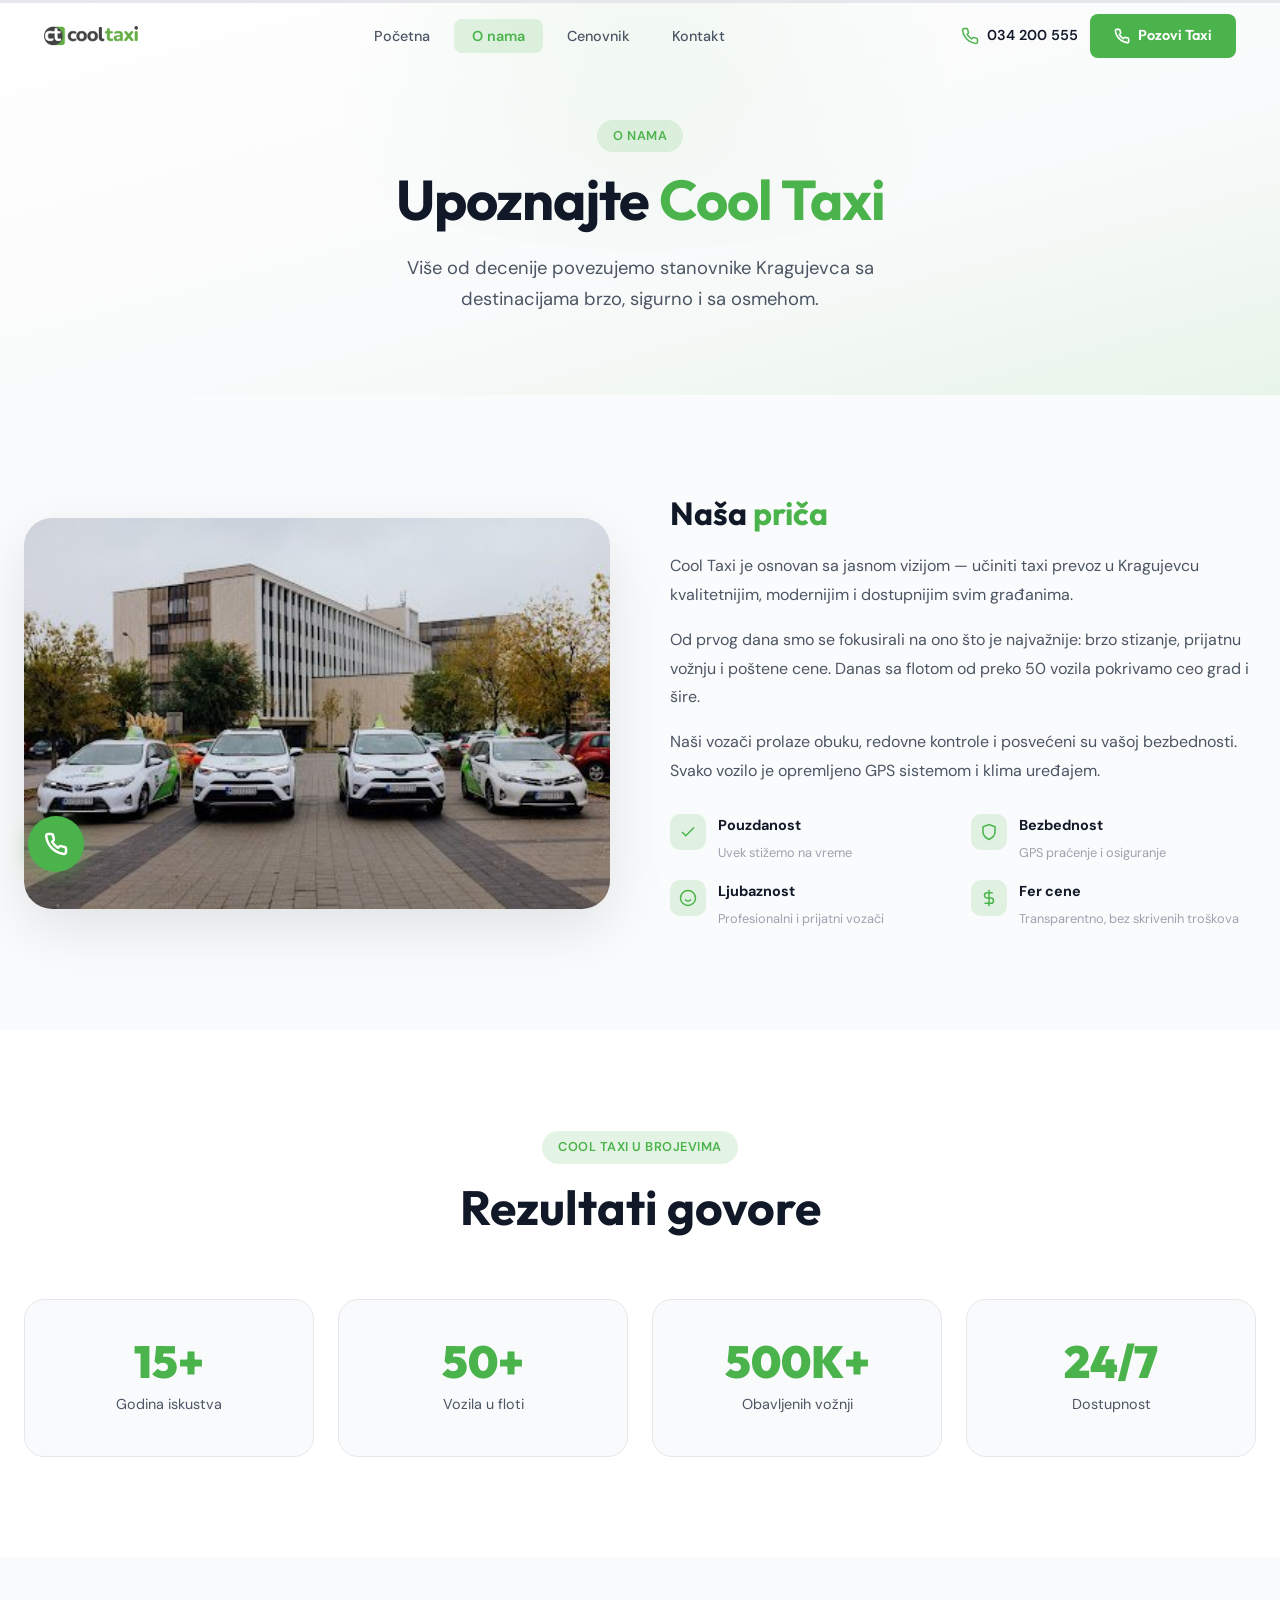
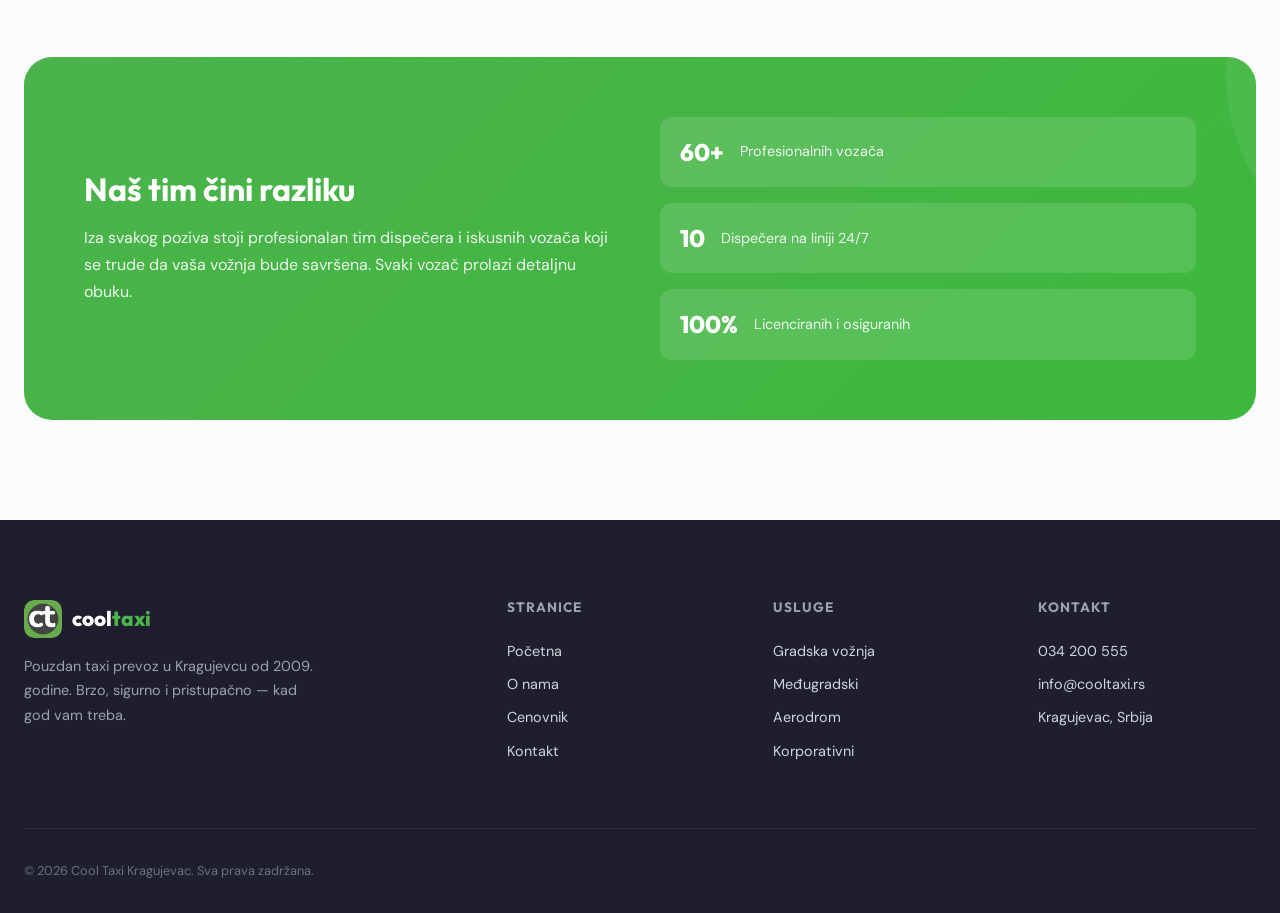
<file: about.html>
<!DOCTYPE html>
<html lang="sr">
<head>
  <meta charset="UTF-8">
  <meta name="viewport" content="width=device-width, initial-scale=1.0">
  <title>O nama — Cool Taxi Kragujevac</title>
  <meta name="description" content="Saznajte više o Cool Taxi Kragujevac — naša istorija, misija i tim.">
  <link rel="icon" href="assets/img/ct-logo.png" type="image/png">
  <link rel="stylesheet" href="assets/css/styles.css">
  <style>
    /* ===== ABOUT HERO ===== */
    .about-hero {
      background: linear-gradient(165deg, var(--white) 0%, var(--gray-50) 60%, var(--green-light) 100%);
      text-align: center;
      padding: 120px 24px 80px;
      position: relative;
      overflow: hidden;
    }

    .about-hero::before {
      content: '';
      position: absolute;
      top: -150px;
      left: 50%;
      transform: translateX(-50%);
      width: 800px;
      height: 400px;
      background: radial-gradient(circle, rgba(75,179,75,0.06) 0%, transparent 70%);
      border-radius: 50%;
    }

    .about-hero .container { position: relative; z-index: 2; }

    .about-hero h1 {
      font-size: clamp(2.5rem, 5vw, 3.5rem);
      margin-bottom: 20px;
      letter-spacing: -1px;
    }

    .about-hero h1 .highlight { color: var(--green-primary); }

    .about-hero p {
      font-size: 1.15rem;
      color: var(--text-secondary);
      max-width: 580px;
      margin: 0 auto;
      line-height: 1.7;
    }

    /* ===== STORY SECTION ===== */
    .story-grid {
      display: grid;
      grid-template-columns: 1fr 1fr;
      gap: 60px;
      align-items: center;
    }

    .story-image {
      border-radius: var(--radius-xl);
      overflow: hidden;
      box-shadow: var(--shadow-xl);
    }

    .story-image img { width: 100%; display: block; }

    .story-content h2 { font-size: 2rem; margin-bottom: 20px; }
    .story-content h2 .highlight { color: var(--green-primary); }

    .story-content p {
      color: var(--text-secondary);
      font-size: 1rem;
      line-height: 1.8;
      margin-bottom: 16px;
    }

    .story-values {
      display: grid;
      grid-template-columns: 1fr 1fr;
      gap: 16px;
      margin-top: 28px;
    }

    .value-item {
      display: flex;
      align-items: flex-start;
      gap: 12px;
    }

    .value-icon {
      width: 36px;
      height: 36px;
      min-width: 36px;
      border-radius: 10px;
      background: var(--green-glow);
      display: flex;
      align-items: center;
      justify-content: center;
    }

    .value-icon svg {
      width: 18px;
      height: 18px;
      color: var(--green-primary);
    }

    .value-item strong { display: block; font-size: 0.9rem; margin-bottom: 2px; }
    .value-item span { font-size: 0.8rem; color: var(--text-muted); }

    /* ===== MILESTONE HORIZONTAL SCROLL SECTION ===== */
    .milestone-section {
      padding: 0;
      position: relative;
      background: var(--charcoal);
      overflow: hidden;
    }

    .milestone-sticky {
      position: sticky;
      top: 0;
      height: 100vh;
      display: flex;
      flex-direction: column;
      justify-content: center;
      overflow: hidden;
    }

    .milestone-header {
      text-align: center;
      padding: 0 24px;
      margin-bottom: 48px;
    }

    .milestone-header .badge {
      display: inline-flex;
      align-items: center;
      gap: 6px;
      padding: 6px 16px;
      background: rgba(75,179,75,0.15);
      color: var(--green-primary);
      border-radius: 100px;
      font-size: 0.8rem;
      font-weight: 600;
      text-transform: uppercase;
      letter-spacing: 0.5px;
      margin-bottom: 12px;
    }

    .milestone-header h2 {
      font-family: 'Outfit', sans-serif;
      font-size: clamp(1.8rem, 3.5vw, 2.5rem);
      color: var(--white);
    }

    .road-container {
      position: relative;
      width: 100%;
      overflow: hidden;
    }

    .road-track {
      display: flex;
      gap: 0;
      will-change: transform;
      transition: none;
    }

    .road-bg {
      position: absolute;
      bottom: 94px;
      left: 0;
      width: 100%;
      height: 4px;
      background: rgba(255,255,255,0.06);
    }

    .road-dashes {
      position: absolute;
      bottom: 95px;
      left: 0;
      width: 300%;
      height: 2px;
      background: repeating-linear-gradient(90deg, rgba(255,255,255,0.15) 0px, rgba(255,255,255,0.15) 20px, transparent 20px, transparent 40px);
    }

    /* Each milestone card */
    .milestone-item {
      min-width: 300px;
      padding: 0 28px;
      display: flex;
      flex-direction: column;
      align-items: center;
      text-align: center;
      position: relative;
    }

    /* Icon circle per milestone */
    .milestone-icon {
      width: 72px;
      height: 72px;
      border-radius: 20px;
      background: rgba(75,179,75,0.15);
      border: 1.5px solid rgba(75,179,75,0.3);
      display: flex;
      align-items: center;
      justify-content: center;
      margin-bottom: 16px;
      font-size: 1.9rem;
      transition: background-color 0.3s ease;
    }

    .milestone-item:hover .milestone-icon {
      background: rgba(75,179,75,0.25);
    }

    .milestone-item .year {
      font-family: 'Outfit', sans-serif;
      font-size: 2.2rem;
      font-weight: 900;
      color: var(--green-primary);
      margin-bottom: 8px;
      line-height: 1;
    }

    .milestone-item .title {
      font-family: 'Outfit', sans-serif;
      font-size: 1rem;
      font-weight: 700;
      color: var(--white);
      margin-bottom: 8px;
    }

    .milestone-item .desc {
      font-size: 0.82rem;
      color: var(--gray-400);
      line-height: 1.6;
      max-width: 240px;
    }

    .milestone-item .dot {
      width: 12px;
      height: 12px;
      background: var(--green-primary);
      border-radius: 50%;
      margin-top: 20px;
      box-shadow: 0 0 12px rgba(75,179,75,0.5);
      position: relative;
    }

    .milestone-item .dot::before {
      content: '';
      position: absolute;
      top: 50%;
      left: 50%;
      transform: translate(-50%, -50%);
      width: 24px;
      height: 24px;
      border: 2px solid rgba(75,179,75,0.3);
      border-radius: 50%;
    }

    /* Taxi car on road */
    .taxi-on-road {
      position: absolute;
      bottom: 80px;
      left: 40px;
      width: 60px;
      height: 30px;
      transition: none;
      will-change: left;
      z-index: 10;
    }

    .taxi-on-road svg { width: 100%; height: 100%; }

    .milestone-progress-bar {
      position: absolute;
      bottom: 40px;
      left: 24px;
      right: 24px;
      height: 6px;
      background: rgba(255,255,255,0.08);
      border-radius: 3px;
    }

    .milestone-progress-fill {
      height: 100%;
      width: 0%;
      background: linear-gradient(90deg, var(--green-primary), #6FD36F);
      border-radius: 3px;
      transition: width 0.05s linear;
    }

    /* ===== NUMBERS / STATS ===== */
    .stats-section { background: var(--white); }

    .stats-grid {
      display: grid;
      grid-template-columns: repeat(4, 1fr);
      gap: 24px;
    }

    .stat-card {
      text-align: center;
      padding: 40px 20px;
      background: var(--gray-50);
      border-radius: var(--radius-lg);
      border: 1px solid var(--gray-200);
      transition: border-color 0.3s ease, transform 0.3s ease, box-shadow 0.3s ease;
    }

    .stat-card:hover {
      border-color: var(--green-primary);
      transform: translateY(-4px);
      box-shadow: var(--shadow-md);
    }

    .stat-card .number {
      font-family: 'Outfit', sans-serif;
      font-size: 2.8rem;
      font-weight: 900;
      color: var(--green-primary);
      line-height: 1;
    }

    .stat-card .label {
      font-size: 0.9rem;
      color: var(--text-secondary);
      margin-top: 8px;
    }

    /* ===== TEAM ===== */
    .team-banner {
      background: linear-gradient(135deg, var(--green-primary), #3DB83D);
      color: var(--white);
      border-radius: var(--radius-xl);
      padding: 60px;
      display: grid;
      grid-template-columns: 1fr 1fr;
      gap: 40px;
      align-items: center;
      position: relative;
      overflow: hidden;
    }

    .team-banner::before {
      content: '';
      position: absolute;
      top: -50%;
      right: -30%;
      width: 400px;
      height: 400px;
      background: rgba(255,255,255,0.06);
      border-radius: 50%;
    }

    .team-banner h2 { font-size: 2rem; margin-bottom: 16px; }
    .team-banner p { opacity: 0.9; line-height: 1.7; font-size: 1rem; }

    .team-banner-right {
      display: flex;
      flex-direction: column;
      gap: 16px;
    }

    .team-item {
      display: flex;
      align-items: center;
      gap: 16px;
      background: rgba(255,255,255,0.12);
      border-radius: var(--radius-md);
      padding: 16px 20px;
    }

    .team-item .num {
      font-family: 'Outfit', sans-serif;
      font-size: 1.5rem;
      font-weight: 800;
    }

    .team-item span { font-size: 0.9rem; opacity: 0.9; }

    /* ===== RESPONSIVE ===== */
    @media (max-width: 1024px) {
      .story-grid { grid-template-columns: 1fr; gap: 32px; }
      .stats-grid { grid-template-columns: 1fr 1fr; }
      .team-banner { grid-template-columns: 1fr; padding: 40px; }
    }

    @media (max-width: 768px) {
      .about-hero { padding: 80px 16px 60px; }
      .story-values { grid-template-columns: 1fr; }
      .milestone-item { min-width: 260px; padding: 0 20px; }
      .milestone-icon { width: 56px; height: 56px; font-size: 1.5rem; }
      .stats-grid { grid-template-columns: 1fr 1fr; }
      .team-banner { padding: 32px; }
    }

    @media (max-width: 480px) {
      .stats-grid { grid-template-columns: 1fr; }
    }
  </style>
</head>
<body>

  <!-- Loading Screen -->
  <div class="loader-screen">
    <img src="logo.png" alt="CT" class="loader-logo">
    <div class="loader-car"></div>
  </div>

  <!-- Progress Bar -->
  <div class="top-progress-bar"><div class="fill"></div></div>

  <!-- Navbar -->
  <nav class="navbar">
    <div class="nav-container">
      <a href="index.html" >
        <img src="logo.png" alt="Cool Taxi" class="nav-logo-img">
      </a>
      <ul class="nav-links">
        <li><a href="index.html">Početna</a></li>
        <li><a href="about.html" class="active">O nama</a></li>
        <li><a href="cenovnik.html">Cenovnik</a></li>
        <li><a href="kontakt.html">Kontakt</a></li>
      </ul>
      <div class="nav-cta">
        <a href="tel:034200555" class="nav-phone">
          <svg xmlns="http://www.w3.org/2000/svg" viewBox="0 0 24 24" fill="none" stroke="currentColor" stroke-width="2" stroke-linecap="round" stroke-linejoin="round"><path d="M22 16.92v3a2 2 0 0 1-2.18 2 19.79 19.79 0 0 1-8.63-3.07 19.5 19.5 0 0 1-6-6 19.79 19.79 0 0 1-3.07-8.67A2 2 0 0 1 4.11 2h3a2 2 0 0 1 2 1.72c.127.96.362 1.903.7 2.81a2 2 0 0 1-.45 2.11L8.09 9.91a16 16 0 0 0 6 6l1.27-1.27a2 2 0 0 1 2.11-.45c.907.338 1.85.573 2.81.7A2 2 0 0 1 22 16.92z"/></svg>
          034 200 555
        </a>
        <a href="tel:034200555" class="btn-primary">
          <svg xmlns="http://www.w3.org/2000/svg" width="16" height="16" viewBox="0 0 24 24" fill="none" stroke="currentColor" stroke-width="2.5" stroke-linecap="round" stroke-linejoin="round"><path d="M22 16.92v3a2 2 0 0 1-2.18 2 19.79 19.79 0 0 1-8.63-3.07 19.5 19.5 0 0 1-6-6 19.79 19.79 0 0 1-3.07-8.67A2 2 0 0 1 4.11 2h3a2 2 0 0 1 2 1.72c.127.96.362 1.903.7 2.81a2 2 0 0 1-.45 2.11L8.09 9.91a16 16 0 0 0 6 6l1.27-1.27a2 2 0 0 1 2.11-.45c.907.338 1.85.573 2.81.7A2 2 0 0 1 22 16.92z"/></svg>
          Pozovi Taxi
        </a>
      </div>
      <button class="hamburger" aria-label="Menu">
        <span></span><span></span><span></span>
      </button>
    </div>
  </nav>

  <!-- Mobile Menu -->
  <div class="mobile-menu">
    <a href="index.html">Početna</a>
    <a href="about.html" class="active">O nama</a>
    <a href="cenovnik.html">Cenovnik</a>
    <a href="kontakt.html">Kontakt</a>
    <div class="mobile-phone">
      <a href="tel:034200555" class="btn-primary" style="padding:14px 36px;font-size:1rem;">Pozovi 034 200 555</a>
    </div>
  </div>

  <!-- Phone Float -->
  <a href="tel:034200555" class="phone-float">
    <svg xmlns="http://www.w3.org/2000/svg" viewBox="0 0 24 24" fill="none" stroke="currentColor" stroke-width="2.5" stroke-linecap="round" stroke-linejoin="round"><path d="M22 16.92v3a2 2 0 0 1-2.18 2 19.79 19.79 0 0 1-8.63-3.07 19.5 19.5 0 0 1-6-6 19.79 19.79 0 0 1-3.07-8.67A2 2 0 0 1 4.11 2h3a2 2 0 0 1 2 1.72c.127.96.362 1.903.7 2.81a2 2 0 0 1-.45 2.11L8.09 9.91a16 16 0 0 0 6 6l1.27-1.27a2 2 0 0 1 2.11-.45c.907.338 1.85.573 2.81.7A2 2 0 0 1 22 16.92z"/></svg>
    <span class="tooltip">034 200 555</span>
  </a>

  <!-- ==================== HERO ==================== -->
  <section class="about-hero">
    <div class="container">
      <div class="section-header" style="margin-bottom:0;">
        <div class="badge">O nama</div>
        <h1>Upoznajte <span class="highlight">Cool Taxi</span></h1>
        <p>Više od decenije povezujemo stanovnike Kragujevca sa destinacijama brzo, sigurno i sa osmehom.</p>
      </div>
    </div>
  </section>

  <!-- ==================== NAŠA PRIČA ==================== -->
  <section class="section">
    <div class="container">
      <div class="story-grid">
        <div class="story-image reveal-left">
          <img src="assets/img/fleet.png" alt="Flota Cool Taxi">
        </div>
        <div class="story-content reveal-right">
          <h2>Naša <span class="highlight">priča</span></h2>
          <p>Cool Taxi je osnovan sa jasnom vizijom — učiniti taxi prevoz u Kragujevcu kvalitetnijim, modernijim i dostupnijim svim građanima.</p>
          <p>Od prvog dana smo se fokusirali na ono što je najvažnije: brzo stizanje, prijatnu vožnju i poštene cene. Danas sa flotom od preko 50 vozila pokrivamo ceo grad i šire.</p>
          <p>Naši vozači prolaze obuku, redovne kontrole i posvećeni su vašoj bezbednosti. Svako vozilo je opremljeno GPS sistemom i klima uređajem.</p>

          <div class="story-values">
            <div class="value-item">
              <div class="value-icon">
                <svg xmlns="http://www.w3.org/2000/svg" viewBox="0 0 24 24" fill="none" stroke="currentColor" stroke-width="2"><polyline points="20 6 9 17 4 12"/></svg>
              </div>
              <div><strong>Pouzdanost</strong><span>Uvek stižemo na vreme</span></div>
            </div>
            <div class="value-item">
              <div class="value-icon">
                <svg xmlns="http://www.w3.org/2000/svg" viewBox="0 0 24 24" fill="none" stroke="currentColor" stroke-width="2"><path d="M12 22s8-4 8-10V5l-8-3-8 3v7c0 6 8 10 8 10z"/></svg>
              </div>
              <div><strong>Bezbednost</strong><span>GPS praćenje i osiguranje</span></div>
            </div>
            <div class="value-item">
              <div class="value-icon">
                <svg xmlns="http://www.w3.org/2000/svg" viewBox="0 0 24 24" fill="none" stroke="currentColor" stroke-width="2"><circle cx="12" cy="12" r="10"/><path d="M8 14s1.5 2 4 2 4-2 4-2"/><line x1="9" y1="9" x2="9.01" y2="9"/><line x1="15" y1="9" x2="15.01" y2="9"/></svg>
              </div>
              <div><strong>Ljubaznost</strong><span>Profesionalni i prijatni vozači</span></div>
            </div>
            <div class="value-item">
              <div class="value-icon">
                <svg xmlns="http://www.w3.org/2000/svg" viewBox="0 0 24 24" fill="none" stroke="currentColor" stroke-width="2"><line x1="12" y1="1" x2="12" y2="23"/><path d="M17 5H9.5a3.5 3.5 0 0 0 0 7h5a3.5 3.5 0 0 1 0 7H6"/></svg>
              </div>
              <div><strong>Fer cene</strong><span>Transparentno, bez skrivenih troškova</span></div>
            </div>
          </div>
        </div>
      </div>
    </div>
  </section>

  <!-- ==================== STATS ==================== -->
  <section class="section stats-section">
    <div class="container">
      <div class="section-header reveal">
        <div class="badge">Cool Taxi u brojevima</div>
        <h2>Rezultati govore</h2>
      </div>
      <div class="stats-grid">
        <div class="stat-card reveal" style="transition-delay:0.05s">
          <div class="number">15+</div>
          <div class="label">Godina iskustva</div>
        </div>
        <div class="stat-card reveal" style="transition-delay:0.15s">
          <div class="number">50+</div>
          <div class="label">Vozila u floti</div>
        </div>
        <div class="stat-card reveal" style="transition-delay:0.25s">
          <div class="number">500K+</div>
          <div class="label">Obavljenih vožnji</div>
        </div>
        <div class="stat-card reveal" style="transition-delay:0.35s">
          <div class="number">24/7</div>
          <div class="label">Dostupnost</div>
        </div>
      </div>
    </div>
  </section>

  <!-- ==================== TEAM BANNER ==================== -->
  <section class="section">
    <div class="container">
      <div class="team-banner reveal">
        <div>
          <h2>Naš tim čini razliku</h2>
          <p>Iza svakog poziva stoji profesionalan tim dispečera i iskusnih vozača koji se trude da vaša vožnja bude savršena. Svaki vozač prolazi detaljnu obuku.</p>
        </div>
        <div class="team-banner-right">
          <div class="team-item">
            <div class="num">60+</div>
            <span>Profesionalnih vozača</span>
          </div>
          <div class="team-item">
            <div class="num">10</div>
            <span>Dispečera na liniji 24/7</span>
          </div>
          <div class="team-item">
            <div class="num">100%</div>
            <span>Licenciranih i osiguranih</span>
          </div>
        </div>
      </div>
    </div>
  </section>

  <!-- ==================== FOOTER ==================== -->
  <footer class="footer">
    <div class="footer-grid">
      <div class="footer-brand">
        <div class="logo">
          <img src="assets/img/ct-logo.png" alt="CT">
          <span>cool<span style="color:var(--green-primary)">taxi</span></span>
        </div>
        <p>Pouzdan taxi prevoz u Kragujevcu od 2009. godine. Brzo, sigurno i pristupačno — kad god vam treba.</p>
      </div>
      <div class="footer-col">
        <h4>Stranice</h4>
        <a href="index.html">Početna</a>
        <a href="about.html">O nama</a>
        <a href="cenovnik.html">Cenovnik</a>
        <a href="kontakt.html">Kontakt</a>
      </div>
      <div class="footer-col">
        <h4>Usluge</h4>
        <a href="#">Gradska vožnja</a>
        <a href="#">Međugradski</a>
        <a href="#">Aerodrom</a>
        <a href="#">Korporativni</a>
      </div>
      <div class="footer-col">
        <h4>Kontakt</h4>
        <a href="tel:034200555">034 200 555</a>
        <a href="mailto:info@cooltaxi.rs">info@cooltaxi.rs</a>
        <a href="#">Kragujevac, Srbija</a>
      </div>
    </div>
    <div class="footer-bottom">
      <span>© 2026 Cool Taxi Kragujevac. Sva prava zadržana.</span>
    </div>
  </footer>

  <script src="assets/js/main.js"></script>
  <script>
    // ===== HORIZONTAL TAXI SCROLL MILESTONE =====
    (function() {
      const section = document.getElementById('milestone');
      const track = document.getElementById('roadTrack');
      const taxi = document.getElementById('taxiOnRoad');
      const progressFill = document.getElementById('milestoneProgress');
      if (!section || !track) return;

      function handleScroll() {
        const rect = section.getBoundingClientRect();
        const sectionHeight = section.offsetHeight;
        const viewH = window.innerHeight;

        const scrolled = -rect.top;
        const maxScroll = sectionHeight - viewH;
        let progress = Math.max(0, Math.min(1, scrolled / maxScroll));

        const items = track.children.length;
        const itemWidth = track.children[0] ? track.children[0].offsetWidth : 300;
        const totalWidth = itemWidth * items;
        const containerWidth = track.parentElement.offsetWidth;
        const maxTranslate = Math.max(0, totalWidth - containerWidth + 60);

        track.style.transform = `translateX(${-progress * maxTranslate}px)`;

        if (taxi) {
          const taxiMax = containerWidth - 80;
          taxi.style.left = (40 + progress * taxiMax) + 'px';
        }

        if (progressFill) {
          progressFill.style.width = (progress * 100) + '%';
        }
      }

      window.addEventListener('scroll', handleScroll, { passive: true });
      handleScroll();
    })();
  </script>
</body>
</html>
</file>
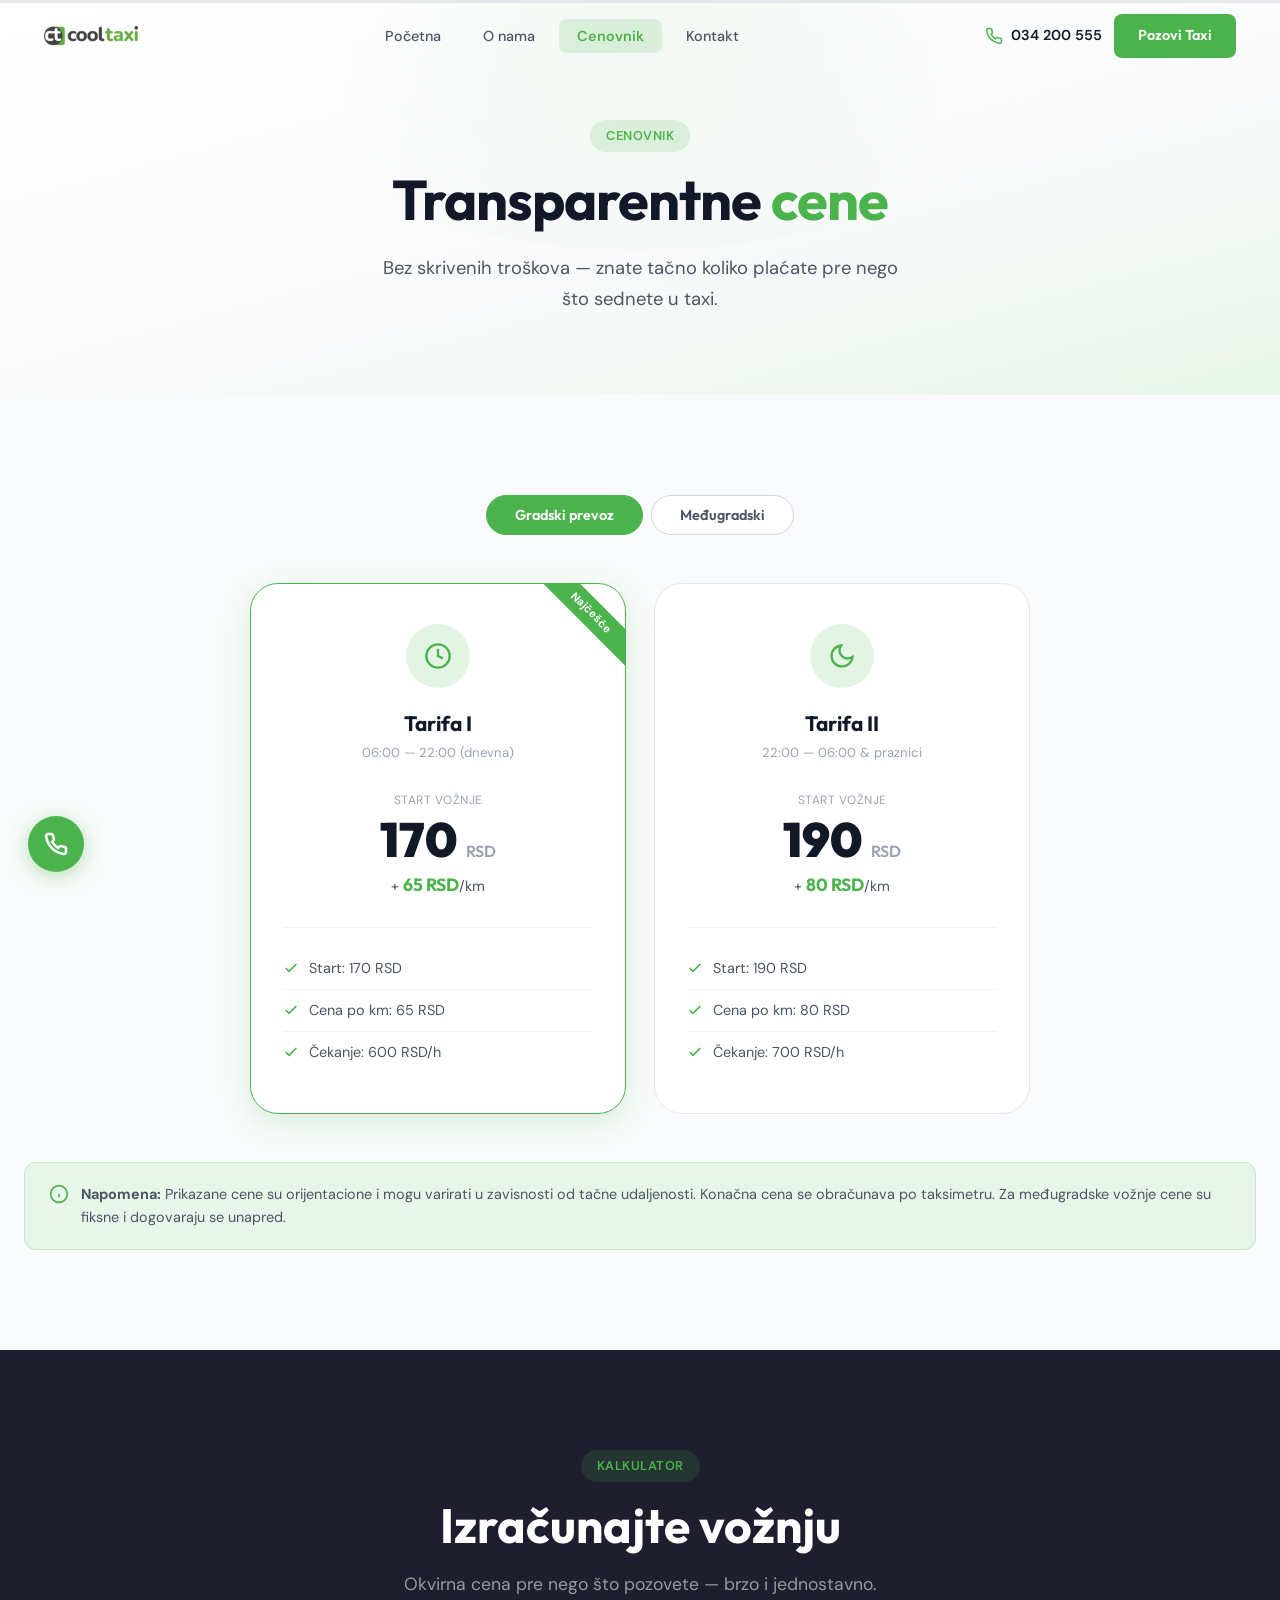
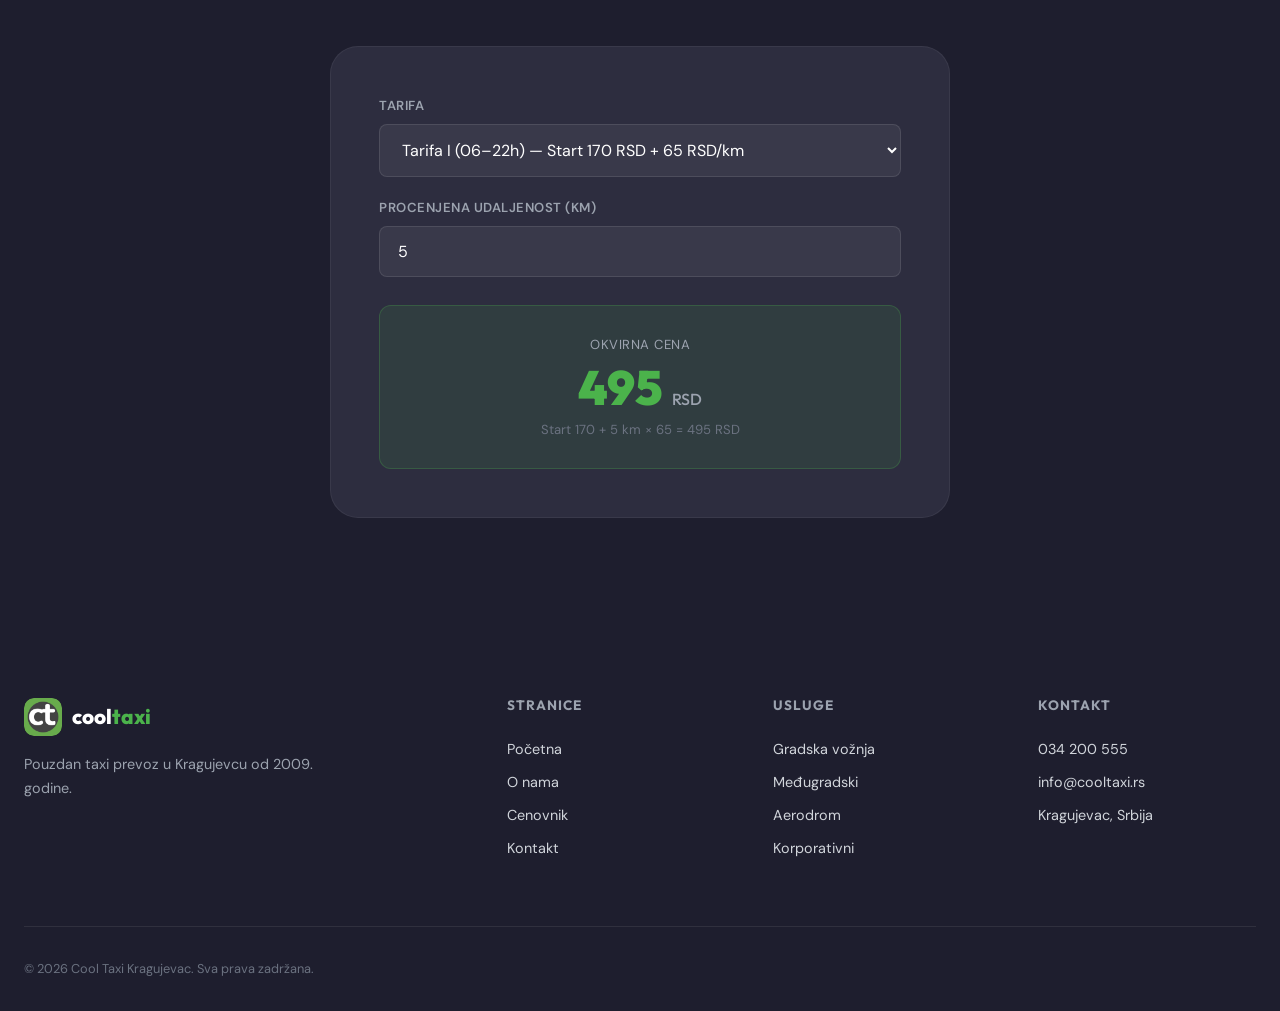
<file: cenovnik.html>
<!DOCTYPE html>
<html lang="sr">
<head>
  <meta charset="UTF-8">
  <meta name="viewport" content="width=device-width, initial-scale=1.0">
  <title>Cenovnik — Cool Taxi Kragujevac</title>
  <meta name="description" content="Cenovnik Cool Taxi Kragujevac — fer cene za gradsku i međugradsku vožnju.">
  <link rel="icon" href="assets/img/ct-logo.png" type="image/png">
  <link rel="stylesheet" href="assets/css/styles.css">
  <style>
    .price-hero {
      background: linear-gradient(165deg, var(--white) 0%, var(--gray-50) 60%, var(--green-light) 100%);
      text-align: center;
      padding: 120px 24px 80px;
      position: relative;
      overflow: hidden;
    }

    .price-hero::before {
      content: '';
      position: absolute;
      top: -150px;
      left: 50%;
      transform: translateX(-50%);
      width: 800px;
      height: 400px;
      background: radial-gradient(circle, rgba(75,179,75,0.06) 0%, transparent 70%);
      border-radius: 50%;
    }

    .price-hero .container { position: relative; z-index: 2; }

    .price-hero h1 {
      font-size: clamp(2.5rem, 5vw, 3.5rem);
      margin-bottom: 20px;
      letter-spacing: -1px;
    }

    .price-hero h1 .highlight { color: var(--green-primary); }

    .price-hero p {
      font-size: 1.15rem;
      color: var(--text-secondary);
      max-width: 520px;
      margin: 0 auto;
      line-height: 1.7;
    }

    /* ===== PRICE TABS ===== */
    .price-tabs {
      display: flex;
      justify-content: center;
      gap: 8px;
      margin-bottom: 48px;
      flex-wrap: wrap;
    }

    .price-tab {
      padding: 10px 28px;
      border-radius: 100px;
      border: 1.5px solid var(--gray-300);
      background: var(--white);
      font-family: 'Outfit', sans-serif;
      font-weight: 600;
      font-size: 0.9rem;
      cursor: pointer;
      transition: color 0.25s ease, border-color 0.25s ease, background-color 0.25s ease;
      color: var(--text-secondary);
    }

    .price-tab:hover {
      border-color: var(--green-primary);
      color: var(--green-primary);
    }

    .price-tab.active {
      background: var(--green-primary);
      color: var(--white);
      border-color: var(--green-primary);
    }

    .price-panel { display: none; }
    .price-panel.active { display: block; }

    /* ===== TARIFF CARDS — only 2 now ===== */
    .tariff-cards {
      display: grid;
      grid-template-columns: repeat(2, 1fr);
      gap: 28px;
      margin-bottom: 48px;
      max-width: 780px;
      margin-left: auto;
      margin-right: auto;
    }

    .tariff-card {
      background: var(--white);
      border-radius: var(--radius-xl);
      border: 1.5px solid var(--gray-200);
      padding: 40px 32px;
      text-align: center;
      transition: border-color 0.3s ease, box-shadow 0.3s ease, transform 0.3s ease;
      position: relative;
      overflow: hidden;
    }

    .tariff-card.featured {
      border-color: var(--green-primary);
      box-shadow: var(--shadow-green);
    }

    .tariff-card.featured::before {
      content: 'Najčešće';
      position: absolute;
      top: 16px;
      right: -28px;
      background: var(--green-primary);
      color: var(--white);
      font-size: 0.7rem;
      font-weight: 700;
      padding: 4px 36px;
      transform: rotate(45deg);
    }

    .tariff-card:hover {
      transform: translateY(-6px);
      box-shadow: var(--shadow-lg);
    }

    .tariff-icon {
      width: 64px;
      height: 64px;
      border-radius: 50%;
      background: var(--green-glow);
      display: flex;
      align-items: center;
      justify-content: center;
      margin: 0 auto 24px;
    }

    .tariff-icon svg {
      width: 28px;
      height: 28px;
      color: var(--green-primary);
    }

    .tariff-card h3 { font-size: 1.3rem; margin-bottom: 6px; }

    .tariff-card .subtitle {
      font-size: 0.82rem;
      color: var(--text-muted);
      margin-bottom: 28px;
    }

    .tariff-price { margin-bottom: 28px; }

    .tariff-price .start-label {
      font-size: 0.75rem;
      text-transform: uppercase;
      letter-spacing: 0.5px;
      color: var(--text-muted);
      margin-bottom: 4px;
    }

    .tariff-price .amount {
      font-family: 'Outfit', sans-serif;
      font-size: 3rem;
      font-weight: 900;
      color: var(--text-primary);
      line-height: 1;
    }

    .tariff-price .amount span {
      font-size: 1rem;
      font-weight: 600;
      color: var(--text-muted);
    }

    .tariff-price .per-km {
      margin-top: 8px;
      font-size: 0.9rem;
      color: var(--text-secondary);
    }

    .tariff-price .per-km strong {
      color: var(--green-primary);
      font-family: 'Outfit', sans-serif;
      font-size: 1.1rem;
    }

    .tariff-details {
      list-style: none;
      text-align: left;
      border-top: 1px solid var(--gray-100);
      padding-top: 20px;
    }

    .tariff-details li {
      display: flex;
      align-items: center;
      gap: 10px;
      padding: 9px 0;
      font-size: 0.9rem;
      color: var(--text-secondary);
      border-bottom: 1px solid var(--gray-100);
    }

    .tariff-details li:last-child { border-bottom: none; }

    .tariff-details li svg {
      width: 16px;
      height: 16px;
      min-width: 16px;
      color: var(--green-primary);
    }

    /* ===== INTERCITY TABLE ===== */
    .intercity-table-wrap {
      background: var(--white);
      border-radius: var(--radius-xl);
      border: 1px solid var(--gray-200);
      overflow: hidden;
      box-shadow: var(--shadow-sm);
    }

    .intercity-table {
      width: 100%;
      border-collapse: collapse;
    }

    .intercity-table thead tr {
      background: var(--charcoal);
      color: var(--white);
    }

    .intercity-table th {
      padding: 18px 24px;
      text-align: left;
      font-family: 'Outfit', sans-serif;
      font-size: 0.85rem;
      text-transform: uppercase;
      letter-spacing: 0.5px;
    }

    .intercity-table tbody tr {
      border-bottom: 1px solid var(--gray-100);
      transition: background-color 0.2s ease;
    }

    .intercity-table tbody tr:last-child { border-bottom: none; }
    .intercity-table tbody tr:hover { background: var(--gray-50); }

    .intercity-table td {
      padding: 16px 24px;
      font-size: 0.95rem;
      color: var(--text-primary);
    }

    .intercity-table td.dist { color: var(--text-muted); font-size: 0.9rem; }

    .intercity-table td.price-val {
      font-family: 'Outfit', sans-serif;
      font-weight: 700;
      color: var(--green-primary);
      font-size: 1rem;
    }

    /* ===== PRICE NOTE ===== */
    .price-note {
      display: flex;
      align-items: flex-start;
      gap: 12px;
      background: var(--green-light);
      border: 1px solid rgba(75,179,75,0.2);
      border-radius: var(--radius-md);
      padding: 20px 24px;
      margin-top: 24px;
      font-size: 0.9rem;
      color: var(--text-secondary);
      line-height: 1.6;
    }

    .price-note svg {
      width: 20px;
      height: 20px;
      min-width: 20px;
      color: var(--green-primary);
      margin-top: 1px;
    }

    /* ===== CALCULATOR ===== */
    .calc-section {
      background: var(--charcoal);
    }

    .calc-card {
      background: var(--charcoal-light);
      border-radius: var(--radius-xl);
      border: 1px solid rgba(255,255,255,0.06);
      padding: 48px;
      max-width: 620px;
      margin: 0 auto;
      text-align: center;
      color: var(--white);
    }

    .calc-card h3 {
      font-size: 1.6rem;
      color: var(--white);
      margin-bottom: 8px;
    }

    .calc-card .sub {
      color: var(--gray-400);
      font-size: 0.9rem;
      margin-bottom: 36px;
    }

    .calc-group {
      text-align: left;
      margin-bottom: 20px;
    }

    .calc-group label {
      display: block;
      font-size: 0.82rem;
      font-weight: 600;
      color: var(--gray-400);
      text-transform: uppercase;
      letter-spacing: 0.5px;
      margin-bottom: 8px;
    }

    .calc-select,
    .calc-input {
      width: 100%;
      padding: 14px 18px;
      background: rgba(255,255,255,0.06);
      border: 1.5px solid rgba(255,255,255,0.1);
      border-radius: var(--radius-sm);
      font-family: 'DM Sans', sans-serif;
      font-size: 1rem;
      color: var(--white);
      outline: none;
      transition: border-color 0.25s ease, box-shadow 0.25s ease;
    }

    .calc-select:focus,
    .calc-input:focus {
      border-color: var(--green-primary);
      box-shadow: 0 0 0 3px rgba(75,179,75,0.15);
    }

    .calc-select option { background: var(--charcoal); color: var(--white); }

    .calc-result {
      background: rgba(75,179,75,0.12);
      border: 1px solid rgba(75,179,75,0.25);
      border-radius: var(--radius-md);
      padding: 28px 24px;
      margin-top: 28px;
    }

    .calc-result .label {
      font-size: 0.82rem;
      text-transform: uppercase;
      letter-spacing: 0.5px;
      color: var(--gray-400);
      margin-bottom: 8px;
    }

    .calc-result .amount {
      font-family: 'Outfit', sans-serif;
      font-size: 3rem;
      font-weight: 900;
      color: var(--green-primary);
      line-height: 1;
    }

    .calc-result .amount small { font-size: 1rem; color: var(--gray-400); font-weight: 500; }

    .calc-result .breakdown {
      font-size: 0.82rem;
      color: var(--gray-500);
      margin-top: 8px;
    }

    /* ===== RESPONSIVE ===== */
    @media (max-width: 768px) {
      .tariff-cards { grid-template-columns: 1fr; max-width: 400px; }
      .calc-card { padding: 32px 24px; }
    }
  </style>
</head>
<body>

  <!-- Loading Screen -->
  <div class="loader-screen">
    <img src="logo.png" alt="CT" class="loader-logo">
    <div class="loader-car"></div>
  </div>

  <!-- Progress Bar -->
  <div class="top-progress-bar"><div class="fill"></div></div>

  <!-- Navbar -->
  <nav class="navbar">
    <div class="nav-container">
      <a href="index.html" >
        <img src="logo.png" alt="Cool Taxi" class="nav-logo-img">
      </a>
      <ul class="nav-links">
        <li><a href="index.html">Početna</a></li>
        <li><a href="about.html">O nama</a></li>
        <li><a href="cenovnik.html" class="active">Cenovnik</a></li>
        <li><a href="kontakt.html">Kontakt</a></li>
      </ul>
      <div class="nav-cta">
        <a href="tel:034200555" class="nav-phone">
          <svg xmlns="http://www.w3.org/2000/svg" viewBox="0 0 24 24" fill="none" stroke="currentColor" stroke-width="2"><path d="M22 16.92v3a2 2 0 0 1-2.18 2 19.79 19.79 0 0 1-8.63-3.07 19.5 19.5 0 0 1-6-6 19.79 19.79 0 0 1-3.07-8.67A2 2 0 0 1 4.11 2h3a2 2 0 0 1 2 1.72c.127.96.362 1.903.7 2.81a2 2 0 0 1-.45 2.11L8.09 9.91a16 16 0 0 0 6 6l1.27-1.27a2 2 0 0 1 2.11-.45c.907.338 1.85.573 2.81.7A2 2 0 0 1 22 16.92z"/></svg>
          034 200 555
        </a>
        <a href="tel:034200555" class="btn-primary">Pozovi Taxi</a>
      </div>
      <button class="hamburger" aria-label="Menu"><span></span><span></span><span></span></button>
    </div>
  </nav>

  <!-- Mobile Menu -->
  <div class="mobile-menu">
    <a href="index.html">Početna</a>
    <a href="about.html">O nama</a>
    <a href="cenovnik.html" class="active">Cenovnik</a>
    <a href="kontakt.html">Kontakt</a>
    <div class="mobile-phone">
      <a href="tel:034200555" class="btn-primary" style="padding:14px 36px;font-size:1rem;">Pozovi 034 200 555</a>
    </div>
  </div>

  <a href="tel:034200555" class="phone-float">
    <svg xmlns="http://www.w3.org/2000/svg" viewBox="0 0 24 24" fill="none" stroke="currentColor" stroke-width="2.5"><path d="M22 16.92v3a2 2 0 0 1-2.18 2 19.79 19.79 0 0 1-8.63-3.07 19.5 19.5 0 0 1-6-6 19.79 19.79 0 0 1-3.07-8.67A2 2 0 0 1 4.11 2h3a2 2 0 0 1 2 1.72c.127.96.362 1.903.7 2.81a2 2 0 0 1-.45 2.11L8.09 9.91a16 16 0 0 0 6 6l1.27-1.27a2 2 0 0 1 2.11-.45c.907.338 1.85.573 2.81.7A2 2 0 0 1 22 16.92z"/></svg>
    <span class="tooltip">034 200 555</span>
  </a>

  <!-- ==================== HERO ==================== -->
  <section class="price-hero">
    <div class="container">
      <div class="section-header" style="margin-bottom:0;">
        <div class="badge">Cenovnik</div>
        <h1>Transparentne <span class="highlight">cene</span></h1>
        <p>Bez skrivenih troškova — znate tačno koliko plaćate pre nego što sednete u taxi.</p>
      </div>
    </div>
  </section>

  <!-- ==================== PRICES ==================== -->
  <section class="section">
    <div class="container">

      <div class="price-tabs reveal">
        <button class="price-tab active" onclick="switchTab(this, 'gradski')">Gradski prevoz</button>
        <button class="price-tab" onclick="switchTab(this, 'medjugradski')">Međugradski</button>
      </div>

      <!-- GRADSKI -->
      <div class="price-panel active" id="panel-gradski">
        <div class="tariff-cards">
          <!-- Tarifa I -->
          <div class="tariff-card featured reveal" style="transition-delay:0.05s">
            <div class="tariff-icon">
              <svg xmlns="http://www.w3.org/2000/svg" viewBox="0 0 24 24" fill="none" stroke="currentColor" stroke-width="2"><circle cx="12" cy="12" r="10"/><path d="M12 6v6l4 2"/></svg>
            </div>
            <h3>Tarifa I</h3>
            <div class="subtitle">06:00 — 22:00 (dnevna)</div>
            <div class="tariff-price">
              <div class="start-label">Start vožnje</div>
              <div class="amount">170 <span>RSD</span></div>
              <div class="per-km">+ <strong>65 RSD</strong>/km</div>
            </div>
            <ul class="tariff-details">
              <li>
                <svg xmlns="http://www.w3.org/2000/svg" viewBox="0 0 24 24" fill="none" stroke="currentColor" stroke-width="2.5"><polyline points="20 6 9 17 4 12"/></svg>
                Start: 170 RSD
              </li>
              <li>
                <svg xmlns="http://www.w3.org/2000/svg" viewBox="0 0 24 24" fill="none" stroke="currentColor" stroke-width="2.5"><polyline points="20 6 9 17 4 12"/></svg>
                Cena po km: 65 RSD
              </li>
              <li>
                <svg xmlns="http://www.w3.org/2000/svg" viewBox="0 0 24 24" fill="none" stroke="currentColor" stroke-width="2.5"><polyline points="20 6 9 17 4 12"/></svg>
                Čekanje: 600 RSD/h
              </li>
            </ul>
          </div>

          <!-- Tarifa II -->
          <div class="tariff-card reveal" style="transition-delay:0.15s">
            <div class="tariff-icon">
              <svg xmlns="http://www.w3.org/2000/svg" viewBox="0 0 24 24" fill="none" stroke="currentColor" stroke-width="2"><path d="M21 12.79A9 9 0 1 1 11.21 3 7 7 0 0 0 21 12.79z"/></svg>
            </div>
            <h3>Tarifa II</h3>
            <div class="subtitle">22:00 — 06:00 &amp; praznici</div>
            <div class="tariff-price">
              <div class="start-label">Start vožnje</div>
              <div class="amount">190 <span>RSD</span></div>
              <div class="per-km">+ <strong>80 RSD</strong>/km</div>
            </div>
            <ul class="tariff-details">
              <li>
                <svg xmlns="http://www.w3.org/2000/svg" viewBox="0 0 24 24" fill="none" stroke="currentColor" stroke-width="2.5"><polyline points="20 6 9 17 4 12"/></svg>
                Start: 190 RSD
              </li>
              <li>
                <svg xmlns="http://www.w3.org/2000/svg" viewBox="0 0 24 24" fill="none" stroke="currentColor" stroke-width="2.5"><polyline points="20 6 9 17 4 12"/></svg>
                Cena po km: 80 RSD
              </li>
              <li>
                <svg xmlns="http://www.w3.org/2000/svg" viewBox="0 0 24 24" fill="none" stroke="currentColor" stroke-width="2.5"><polyline points="20 6 9 17 4 12"/></svg>
                Čekanje: 700 RSD/h
              </li>
            </ul>
          </div>
        </div>

        <div class="price-note reveal">
          <svg xmlns="http://www.w3.org/2000/svg" viewBox="0 0 24 24" fill="none" stroke="currentColor" stroke-width="2"><circle cx="12" cy="12" r="10"/><line x1="12" y1="16" x2="12" y2="12"/><line x1="12" y1="8" x2="12.01" y2="8"/></svg>
          <p><strong>Napomena:</strong> Prikazane cene su orijentacione i mogu varirati u zavisnosti od tačne udaljenosti. Konačna cena se obračunava po taksimetru. Za međugradske vožnje cene su fiksne i dogovaraju se unapred.</p>
        </div>
      </div>

      <!-- MEDJUGRADSKI -->
      <div class="price-panel" id="panel-medjugradski">
        <div class="intercity-table-wrap reveal">
          <table class="intercity-table">
            <thead>
              <tr>
                <th>Destinacija</th>
                <th>Udaljenost</th>
                <th>Cena (u jednom pravcu)</th>
              </tr>
            </thead>
            <tbody>
              <tr><td>Beograd</td><td class="dist">~140 km</td><td class="price-val">8.000 RSD</td></tr>
              <tr><td>Beograd (aerodrom)</td><td class="dist">~160 km</td><td class="price-val">9.000 RSD</td></tr>
              <tr><td>Niš</td><td class="dist">~130 km</td><td class="price-val">7.500 RSD</td></tr>
              <tr><td>Niš (aerodrom)</td><td class="dist">~140 km</td><td class="price-val">8.000 RSD</td></tr>
              <tr><td>Novi Sad</td><td class="dist">~220 km</td><td class="price-val">12.000 RSD</td></tr>
              <tr><td>Čačak</td><td class="dist">~60 km</td><td class="price-val">4.000 RSD</td></tr>
              <tr><td>Kraljevo</td><td class="dist">~65 km</td><td class="price-val">4.500 RSD</td></tr>
              <tr><td>Jagodina</td><td class="dist">~50 km</td><td class="price-val">3.500 RSD</td></tr>
              <tr><td>Topola</td><td class="dist">~35 km</td><td class="price-val">2.500 RSD</td></tr>
              <tr><td>Aranđelovac</td><td class="dist">~45 km</td><td class="price-val">3.000 RSD</td></tr>
            </tbody>
          </table>
        </div>

        <div class="price-note reveal">
          <svg xmlns="http://www.w3.org/2000/svg" viewBox="0 0 24 24" fill="none" stroke="currentColor" stroke-width="2"><circle cx="12" cy="12" r="10"/><line x1="12" y1="16" x2="12" y2="12"/><line x1="12" y1="8" x2="12.01" y2="8"/></svg>
          <p><strong>Napomena:</strong> Cene su fiksne i dogovaraju se pre polaska. Za destinacije koje nisu na listi, kontaktirajte nas na <strong>034 200 555</strong>. Mogući su popusti za redovne korisnike i povratne vožnje.</p>
        </div>
      </div>
    </div>
  </section>

  <!-- ==================== CALCULATOR ==================== -->
  <section class="section calc-section">
    <div class="container">
      <div class="section-header reveal" style="margin-bottom:48px;">
        <div class="badge" style="background:rgba(75,179,75,0.15);color:var(--green-primary);">Kalkulator</div>
        <h2 style="color:var(--white);">Izračunajte vožnju</h2>
        <p style="color:rgba(255,255,255,0.55);">Okvirna cena pre nego što pozovete — brzo i jednostavno.</p>
      </div>
      <div class="calc-card reveal">
        <div class="calc-group">
          <label>Tarifa</label>
          <select class="calc-select" id="calcTariff">
            <option value="1">Tarifa I (06–22h) — Start 170 RSD + 65 RSD/km</option>
            <option value="2">Tarifa II (22–06h, praznici) — Start 190 RSD + 80 RSD/km</option>
          </select>
        </div>

        <div class="calc-group">
          <label>Procenjena udaljenost (km)</label>
          <input type="number" class="calc-input" id="calcKm" placeholder="npr. 5" min="0.5" max="500" value="5" step="0.5">
        </div>

        <div class="calc-result">
          <div class="label">Okvirna cena</div>
          <div class="amount" id="calcAmount">495 <small>RSD</small></div>
          <div class="breakdown" id="calcBreakdown">Start 170 + 5 km × 65 = 495 RSD</div>
        </div>
      </div>
    </div>
  </section>

  <!-- ==================== FOOTER ==================== -->
  <footer class="footer">
    <div class="footer-grid">
      <div class="footer-brand">
        <div class="logo">
          <img src="assets/img/ct-logo.png" alt="CT">
          <span>cool<span style="color:var(--green-primary)">taxi</span></span>
        </div>
        <p>Pouzdan taxi prevoz u Kragujevcu od 2009. godine.</p>
      </div>
      <div class="footer-col">
        <h4>Stranice</h4>
        <a href="index.html">Početna</a>
        <a href="about.html">O nama</a>
        <a href="cenovnik.html">Cenovnik</a>
        <a href="kontakt.html">Kontakt</a>
      </div>
      <div class="footer-col">
        <h4>Usluge</h4>
        <a href="#">Gradska vožnja</a>
        <a href="#">Međugradski</a>
        <a href="#">Aerodrom</a>
        <a href="#">Korporativni</a>
      </div>
      <div class="footer-col">
        <h4>Kontakt</h4>
        <a href="tel:034200555">034 200 555</a>
        <a href="mailto:info@cooltaxi.rs">info@cooltaxi.rs</a>
        <a href="#">Kragujevac, Srbija</a>
      </div>
    </div>
    <div class="footer-bottom">
      <span>© 2026 Cool Taxi Kragujevac. Sva prava zadržana.</span>
    </div>
  </footer>

  <script src="assets/js/main.js"></script>
  <script>
    // Tab switching
    function switchTab(btn, tab) {
      document.querySelectorAll('.price-tab').forEach(t => t.classList.remove('active'));
      document.querySelectorAll('.price-panel').forEach(p => p.classList.remove('active'));
      btn.classList.add('active');
      document.getElementById('panel-' + tab).classList.add('active');
    }

    // Calculator — updated with correct starts
    const calcTariff = document.getElementById('calcTariff');
    const calcKm = document.getElementById('calcKm');
    const calcAmount = document.getElementById('calcAmount');
    const calcBreakdown = document.getElementById('calcBreakdown');

    function calcPrice() {
      const tariff = calcTariff.value;
      const km = parseFloat(calcKm.value) || 0;
      const start = tariff === '1' ? 170 : 190;
      const perKm = tariff === '1' ? 65 : 80;
      const total = Math.round(start + (km * perKm));
      calcAmount.innerHTML = total.toLocaleString('sr') + ' <small>RSD</small>';
      calcBreakdown.textContent = `Start ${start} + ${km} km × ${perKm} = ${total.toLocaleString('sr')} RSD`;
    }

    calcTariff.addEventListener('change', calcPrice);
    calcKm.addEventListener('input', calcPrice);
    calcPrice();
  </script>
</body>
</html>
</file>
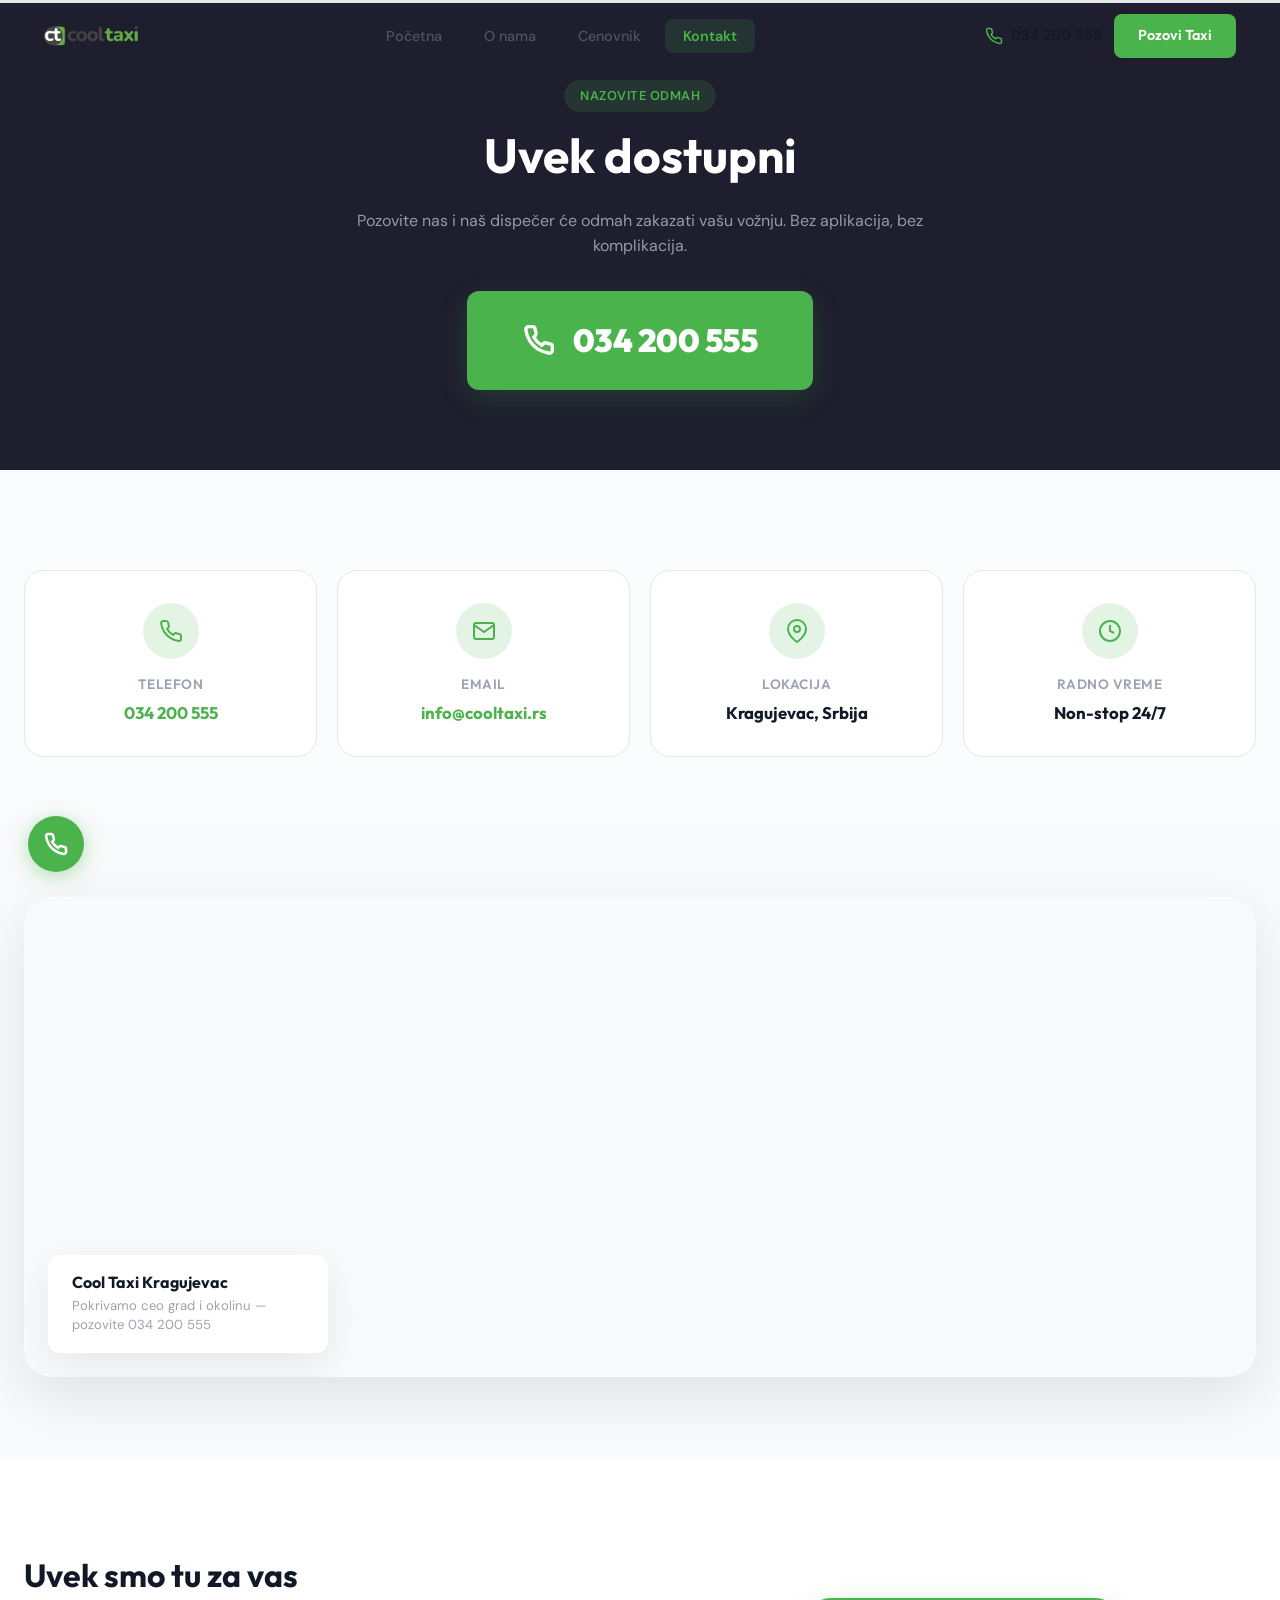
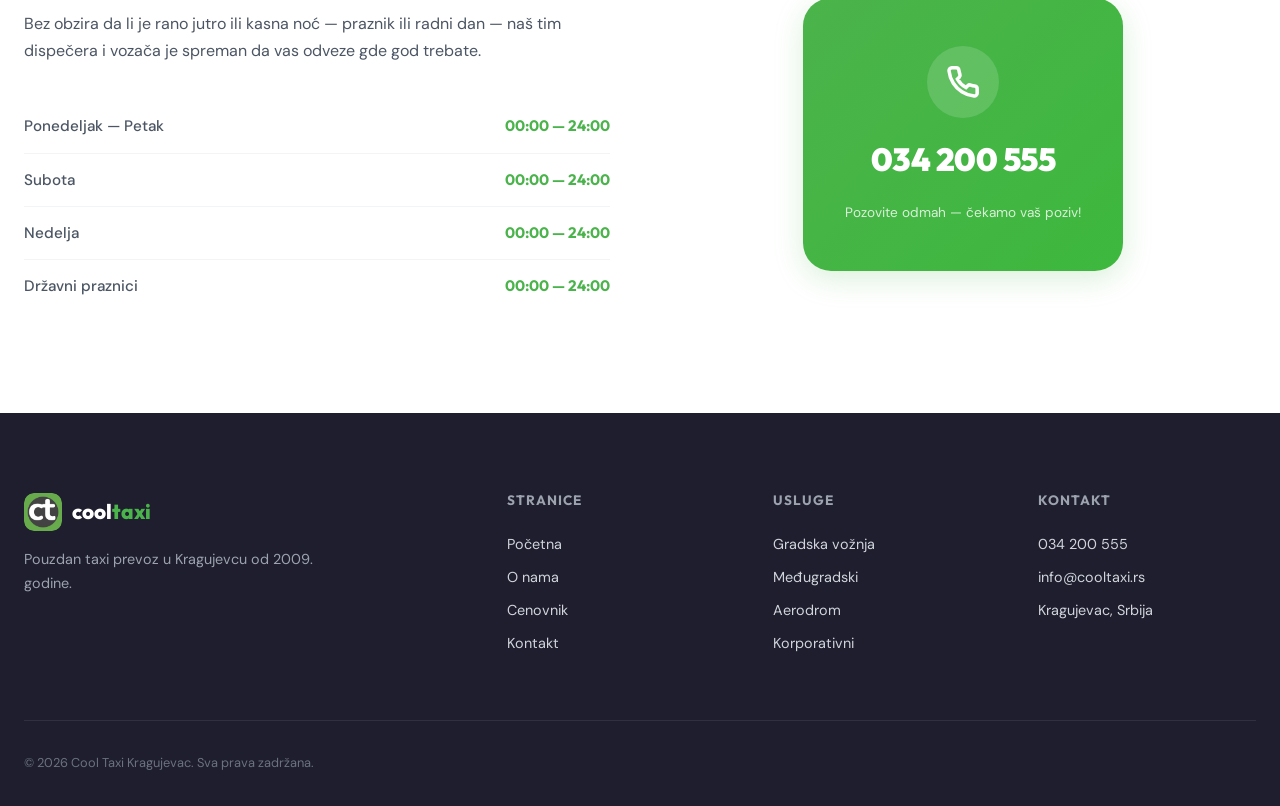
<file: kontakt.html>
<!DOCTYPE html>
<html lang="sr">
<head>
  <meta charset="UTF-8">
  <meta name="viewport" content="width=device-width, initial-scale=1.0">
  <title>Kontakt — Cool Taxi Kragujevac</title>
  <meta name="description" content="Kontaktirajte Cool Taxi Kragujevac — pozovite 034 200 555.">
  <link rel="icon" href="assets/img/ct-logo.png" type="image/png">
  <link rel="stylesheet" href="assets/css/styles.css">
  <style>
    .contact-hero {
      background: linear-gradient(165deg, var(--white) 0%, var(--gray-50) 60%, var(--green-light) 100%);
      text-align: center;
      padding: 120px 24px 80px;
      position: relative;
      overflow: hidden;
    }

    .contact-hero::before {
      content: '';
      position: absolute;
      top: -150px;
      left: 50%;
      transform: translateX(-50%);
      width: 800px;
      height: 400px;
      background: radial-gradient(circle, rgba(75,179,75,0.06) 0%, transparent 70%);
      border-radius: 50%;
    }

    .contact-hero .container { position: relative; z-index: 2; }

    .contact-hero h1 {
      font-size: clamp(2.5rem, 5vw, 3.5rem);
      margin-bottom: 20px;
      letter-spacing: -1px;
    }

    .contact-hero h1 .highlight { color: var(--green-primary); }

    .contact-hero p {
      font-size: 1.15rem;
      color: var(--text-secondary);
      max-width: 520px;
      margin: 0 auto;
      line-height: 1.7;
    }

    /* ===== BIG PHONE CTA ===== */
    .phone-cta-section {
      background: var(--charcoal);
      padding: 80px 24px;
      text-align: center;
    }

    .phone-cta-section .container { position: relative; z-index: 2; }

    .phone-cta-inner {
      max-width: 600px;
      margin: 0 auto;
    }

    .phone-cta-inner p {
      color: rgba(255,255,255,0.55);
      font-size: 1rem;
      margin-bottom: 32px;
    }

    .big-call-btn {
      display: inline-flex;
      align-items: center;
      gap: 18px;
      padding: 24px 56px;
      background: var(--green-primary);
      color: var(--white);
      border-radius: var(--radius-md);
      font-family: 'Outfit', sans-serif;
      font-weight: 900;
      font-size: 2rem;
      letter-spacing: -0.5px;
      box-shadow: var(--shadow-green);
      transition: background-color 0.25s ease, transform 0.25s ease, box-shadow 0.25s ease;
      animation: phonePulse 2s ease-in-out infinite;
    }

    .big-call-btn:hover {
      background: var(--green-dark);
      transform: translateY(-3px);
      box-shadow: 0 12px 40px rgba(75,179,75,0.45);
    }

    .big-call-btn svg {
      width: 32px;
      height: 32px;
    }

    @keyframes phonePulse {
      0%, 100% { box-shadow: var(--shadow-green); }
      50% { box-shadow: 0 8px 40px rgba(75,179,75,0.45), 0 0 0 8px rgba(75,179,75,0.1); }
    }

    /* ===== CONTACT INFO CARDS ===== */
    .contact-info-grid {
      display: grid;
      grid-template-columns: repeat(4, 1fr);
      gap: 20px;
      margin-bottom: 0;
    }

    .contact-info-card {
      background: var(--white);
      border-radius: var(--radius-lg);
      border: 1px solid var(--gray-200);
      padding: 32px 24px;
      text-align: center;
      transition: border-color 0.3s ease, transform 0.3s ease, box-shadow 0.3s ease;
    }

    .contact-info-card:hover {
      border-color: var(--green-primary);
      transform: translateY(-4px);
      box-shadow: var(--shadow-lg);
    }

    .contact-info-card .icon {
      width: 56px;
      height: 56px;
      border-radius: 50%;
      background: var(--green-glow);
      display: flex;
      align-items: center;
      justify-content: center;
      margin: 0 auto 18px;
    }

    .contact-info-card .icon svg {
      width: 24px;
      height: 24px;
      color: var(--green-primary);
    }

    .contact-info-card h3 {
      font-size: 0.85rem;
      text-transform: uppercase;
      letter-spacing: 0.5px;
      color: var(--text-muted);
      margin-bottom: 8px;
      font-weight: 600;
    }

    .contact-info-card .val {
      font-family: 'Outfit', sans-serif;
      font-size: 1.05rem;
      font-weight: 700;
      color: var(--text-primary);
      line-height: 1.4;
    }

    .contact-info-card .val a {
      color: var(--green-primary);
    }

    /* ===== MAP SECTION ===== */
    .contact-map-section {
      background: var(--gray-50);
      padding: 80px 24px;
    }

    .contact-map-wrap {
      border-radius: var(--radius-xl);
      overflow: hidden;
      box-shadow: var(--shadow-xl);
      position: relative;
      height: 480px;
    }

    .contact-map-wrap iframe {
      width: 100%;
      height: 100%;
      border: none;
      display: block;
    }

    .map-overlay-info {
      position: absolute;
      bottom: 24px;
      left: 24px;
      background: var(--white);
      border-radius: var(--radius-md);
      padding: 18px 24px;
      box-shadow: var(--shadow-lg);
      max-width: 280px;
    }

    .map-overlay-info h4 {
      font-size: 1rem;
      margin-bottom: 4px;
    }

    .map-overlay-info p {
      font-size: 0.82rem;
      color: var(--text-muted);
      line-height: 1.5;
    }

    /* ===== WORKING HOURS ===== */
    .hours-section { background: var(--white); padding: 100px 24px; }

    .hours-grid {
      display: grid;
      grid-template-columns: 1fr 1fr;
      gap: 60px;
      align-items: center;
    }

    .hours-content h2 {
      font-size: 2rem;
      margin-bottom: 16px;
    }

    .hours-content > p {
      color: var(--text-secondary);
      line-height: 1.7;
      margin-bottom: 36px;
    }

    .hours-list { list-style: none; }

    .hours-list li {
      display: flex;
      justify-content: space-between;
      align-items: center;
      padding: 14px 0;
      border-bottom: 1px solid var(--gray-100);
      font-size: 0.95rem;
    }

    .hours-list li:last-child { border-bottom: none; }

    .hours-list .day { color: var(--text-secondary); font-weight: 500; }

    .hours-list .time {
      font-family: 'Outfit', sans-serif;
      font-weight: 700;
      color: var(--green-primary);
    }

    .hours-visual {
      display: flex;
      justify-content: center;
    }

    .big-phone-card {
      display: flex;
      flex-direction: column;
      align-items: center;
      gap: 16px;
      background: linear-gradient(135deg, var(--green-primary), #3DB83D);
      color: var(--white);
      border-radius: var(--radius-xl);
      padding: 48px 40px;
      text-align: center;
      box-shadow: var(--shadow-green);
      text-decoration: none;
      width: 100%;
      max-width: 320px;
      transition: transform 0.25s ease, box-shadow 0.25s ease;
    }

    .big-phone-card:hover {
      transform: translateY(-4px);
      box-shadow: 0 20px 60px rgba(75,179,75,0.35);
    }

    .big-phone-card .phone-icon-wrap {
      width: 72px;
      height: 72px;
      background: rgba(255,255,255,0.15);
      border-radius: 50%;
      display: flex;
      align-items: center;
      justify-content: center;
    }

    .big-phone-card .phone-icon-wrap svg {
      width: 34px;
      height: 34px;
    }

    .big-phone-card .phone-number {
      font-family: 'Outfit', sans-serif;
      font-size: 2rem;
      font-weight: 900;
      letter-spacing: -0.5px;
    }

    .big-phone-card .phone-sub {
      font-size: 0.85rem;
      opacity: 0.8;
    }

    /* ===== RESPONSIVE ===== */
    @media (max-width: 1024px) {
      .contact-info-grid { grid-template-columns: 1fr 1fr; }
      .hours-grid { grid-template-columns: 1fr; gap: 40px; }
      .hours-visual { justify-content: flex-start; }
    }

    @media (max-width: 768px) {
      .contact-hero { padding: 80px 16px 60px; }
      .contact-info-grid { grid-template-columns: 1fr 1fr; }
      .contact-map-wrap { height: 340px; }
      .big-call-btn { font-size: 1.5rem; padding: 18px 36px; }
    }

    @media (max-width: 480px) {
      .contact-info-grid { grid-template-columns: 1fr; }
      .big-call-btn { font-size: 1.2rem; padding: 16px 24px; }
    }
  </style>
</head>
<body>

  <!-- Loading Screen -->
  <div class="loader-screen">
    <img src="logo.png" alt="CT" class="loader-logo">
    <div class="loader-car"></div>
  </div>

  <!-- Progress Bar -->
  <div class="top-progress-bar"><div class="fill"></div></div>

  <!-- Navbar -->
  <nav class="navbar">
    <div class="nav-container">
      <a href="index.html" >
        <img src="logo.png" alt="Cool Taxi" class="nav-logo-img">
      </a>
      <ul class="nav-links">
        <li><a href="index.html">Početna</a></li>
        <li><a href="about.html">O nama</a></li>
        <li><a href="cenovnik.html">Cenovnik</a></li>
        <li><a href="kontakt.html" class="active">Kontakt</a></li>
      </ul>
      <div class="nav-cta">
        <a href="tel:034200555" class="nav-phone">
          <svg xmlns="http://www.w3.org/2000/svg" viewBox="0 0 24 24" fill="none" stroke="currentColor" stroke-width="2"><path d="M22 16.92v3a2 2 0 0 1-2.18 2 19.79 19.79 0 0 1-8.63-3.07 19.5 19.5 0 0 1-6-6 19.79 19.79 0 0 1-3.07-8.67A2 2 0 0 1 4.11 2h3a2 2 0 0 1 2 1.72c.127.96.362 1.903.7 2.81a2 2 0 0 1-.45 2.11L8.09 9.91a16 16 0 0 0 6 6l1.27-1.27a2 2 0 0 1 2.11-.45c.907.338 1.85.573 2.81.7A2 2 0 0 1 22 16.92z"/></svg>
          034 200 555
        </a>
        <a href="tel:034200555" class="btn-primary">Pozovi Taxi</a>
      </div>
      <button class="hamburger" aria-label="Menu"><span></span><span></span><span></span></button>
    </div>
  </nav>

  <!-- Mobile Menu -->
  <div class="mobile-menu">
    <a href="index.html">Početna</a>
    <a href="about.html">O nama</a>
    <a href="cenovnik.html">Cenovnik</a>
    <a href="kontakt.html" class="active">Kontakt</a>
    <div class="mobile-phone">
      <a href="tel:034200555" class="btn-primary" style="padding:14px 36px;font-size:1rem;">Pozovi 034 200 555</a>
    </div>
  </div>

  <a href="tel:034200555" class="phone-float">
    <svg xmlns="http://www.w3.org/2000/svg" viewBox="0 0 24 24" fill="none" stroke="currentColor" stroke-width="2.5"><path d="M22 16.92v3a2 2 0 0 1-2.18 2 19.79 19.79 0 0 1-8.63-3.07 19.5 19.5 0 0 1-6-6 19.79 19.79 0 0 1-3.07-8.67A2 2 0 0 1 4.11 2h3a2 2 0 0 1 2 1.72c.127.96.362 1.903.7 2.81a2 2 0 0 1-.45 2.11L8.09 9.91a16 16 0 0 0 6 6l1.27-1.27a2 2 0 0 1 2.11-.45c.907.338 1.85.573 2.81.7A2 2 0 0 1 22 16.92z"/></svg>
    <span class="tooltip">034 200 555</span>
  </a>

  <!-- ==================== BIG PHONE CTA ==================== -->
  <section class="phone-cta-section">
    <div class="container">
      <div class="phone-cta-inner reveal">
        <div class="section-header" style="margin-bottom:24px;">
          <div class="badge" style="background:rgba(75,179,75,0.15);color:var(--green-primary);">Nazovite odmah</div>
          <h2 style="color:var(--white);">Uvek dostupni</h2>
        </div>
        <p>Pozovite nas i naš dispečer će odmah zakazati vašu vožnju. Bez aplikacija, bez komplikacija.</p>
        <a href="tel:034200555" class="big-call-btn">
          <svg xmlns="http://www.w3.org/2000/svg" viewBox="0 0 24 24" fill="none" stroke="currentColor" stroke-width="2.5"><path d="M22 16.92v3a2 2 0 0 1-2.18 2 19.79 19.79 0 0 1-8.63-3.07 19.5 19.5 0 0 1-6-6 19.79 19.79 0 0 1-3.07-8.67A2 2 0 0 1 4.11 2h3a2 2 0 0 1 2 1.72c.127.96.362 1.903.7 2.81a2 2 0 0 1-.45 2.11L8.09 9.91a16 16 0 0 0 6 6l1.27-1.27a2 2 0 0 1 2.11-.45c.907.338 1.85.573 2.81.7A2 2 0 0 1 22 16.92z"/></svg>
          034 200 555
        </a>
      </div>
    </div>
  </section>

  <!-- ==================== CONTACT INFO CARDS ==================== -->
  <section class="section" style="padding-bottom:60px;">
    <div class="container">
      <div class="contact-info-grid">
        <div class="contact-info-card reveal" style="transition-delay:0.05s">
          <div class="icon">
            <svg xmlns="http://www.w3.org/2000/svg" viewBox="0 0 24 24" fill="none" stroke="currentColor" stroke-width="2"><path d="M22 16.92v3a2 2 0 0 1-2.18 2 19.79 19.79 0 0 1-8.63-3.07 19.5 19.5 0 0 1-6-6 19.79 19.79 0 0 1-3.07-8.67A2 2 0 0 1 4.11 2h3a2 2 0 0 1 2 1.72c.127.96.362 1.903.7 2.81a2 2 0 0 1-.45 2.11L8.09 9.91a16 16 0 0 0 6 6l1.27-1.27a2 2 0 0 1 2.11-.45c.907.338 1.85.573 2.81.7A2 2 0 0 1 22 16.92z"/></svg>
          </div>
          <h3>Telefon</h3>
          <div class="val"><a href="tel:034200555">034 200 555</a></div>
        </div>

        <div class="contact-info-card reveal" style="transition-delay:0.15s">
          <div class="icon">
            <svg xmlns="http://www.w3.org/2000/svg" viewBox="0 0 24 24" fill="none" stroke="currentColor" stroke-width="2"><path d="M4 4h16c1.1 0 2 .9 2 2v12c0 1.1-.9 2-2 2H4c-1.1 0-2-.9-2-2V6c0-1.1.9-2 2-2z"/><polyline points="22,6 12,13 2,6"/></svg>
          </div>
          <h3>Email</h3>
          <div class="val"><a href="mailto:info@cooltaxi.rs">info@cooltaxi.rs</a></div>
        </div>

        <div class="contact-info-card reveal" style="transition-delay:0.25s">
          <div class="icon">
            <svg xmlns="http://www.w3.org/2000/svg" viewBox="0 0 24 24" fill="none" stroke="currentColor" stroke-width="2"><path d="M21 10c0 7-9 13-9 13s-9-6-9-13a9 9 0 0 1 18 0z"/><circle cx="12" cy="10" r="3"/></svg>
          </div>
          <h3>Lokacija</h3>
          <div class="val">Kragujevac, Srbija</div>
        </div>

        <div class="contact-info-card reveal" style="transition-delay:0.35s">
          <div class="icon">
            <svg xmlns="http://www.w3.org/2000/svg" viewBox="0 0 24 24" fill="none" stroke="currentColor" stroke-width="2"><circle cx="12" cy="12" r="10"/><polyline points="12 6 12 12 16 14"/></svg>
          </div>
          <h3>Radno vreme</h3>
          <div class="val">Non-stop 24/7</div>
        </div>
      </div>
    </div>
  </section>

  <!-- ==================== MAP ==================== -->
  <section class="contact-map-section">
    <div class="container">
      <div class="contact-map-wrap reveal">
        <iframe
          src="https://www.google.com/maps/embed?pb=!1m18!1m12!1m3!1d46416.46843392236!2d20.89!3d44.01!2m3!1f0!2f0!3f0!3m2!1i1024!2i768!4f13.1!3m3!1m2!1s0x4752f5e3e4b8e3d5%3A0x73c3c2b0e2c42f7b!2sKragujevac!5e0!3m2!1ssr!2srs!4v1710000000000!5m2!1ssr!2srs"
          allowfullscreen=""
          loading="lazy"
          title="Kragujevac mapa">
        </iframe>
        <div class="map-overlay-info">
          <h4>Cool Taxi Kragujevac</h4>
          <p>Pokrivamo ceo grad i okolinu — pozovite 034 200 555</p>
        </div>
      </div>
    </div>
  </section>

  <!-- ==================== WORKING HOURS ==================== -->
  <section class="hours-section">
    <div class="container">
      <div class="hours-grid">
        <div class="hours-content reveal-left">
          <h2>Uvek smo tu za vas</h2>
          <p>Bez obzira da li je rano jutro ili kasna noć — praznik ili radni dan — naš tim dispečera i vozača je spreman da vas odveze gde god trebate.</p>

          <ul class="hours-list">
            <li>
              <span class="day">Ponedeljak — Petak</span>
              <span class="time">00:00 — 24:00</span>
            </li>
            <li>
              <span class="day">Subota</span>
              <span class="time">00:00 — 24:00</span>
            </li>
            <li>
              <span class="day">Nedelja</span>
              <span class="time">00:00 — 24:00</span>
            </li>
            <li>
              <span class="day">Državni praznici</span>
              <span class="time">00:00 — 24:00</span>
            </li>
          </ul>
        </div>

        <div class="hours-visual reveal-right">
          <a href="tel:034200555" class="big-phone-card">
            <div class="phone-icon-wrap">
              <svg xmlns="http://www.w3.org/2000/svg" viewBox="0 0 24 24" fill="none" stroke="currentColor" stroke-width="2.5"><path d="M22 16.92v3a2 2 0 0 1-2.18 2 19.79 19.79 0 0 1-8.63-3.07 19.5 19.5 0 0 1-6-6 19.79 19.79 0 0 1-3.07-8.67A2 2 0 0 1 4.11 2h3a2 2 0 0 1 2 1.72c.127.96.362 1.903.7 2.81a2 2 0 0 1-.45 2.11L8.09 9.91a16 16 0 0 0 6 6l1.27-1.27a2 2 0 0 1 2.11-.45c.907.338 1.85.573 2.81.7A2 2 0 0 1 22 16.92z"/></svg>
            </div>
            <div class="phone-number">034 200 555</div>
            <div class="phone-sub">Pozovite odmah — čekamo vaš poziv!</div>
          </a>
        </div>
      </div>
    </div>
  </section>

  <!-- ==================== FOOTER ==================== -->
  <footer class="footer">
    <div class="footer-grid">
      <div class="footer-brand">
        <div class="logo">
          <img src="assets/img/ct-logo.png" alt="CT">
          <span>cool<span style="color:var(--green-primary)">taxi</span></span>
        </div>
        <p>Pouzdan taxi prevoz u Kragujevcu od 2009. godine.</p>
      </div>
      <div class="footer-col">
        <h4>Stranice</h4>
        <a href="index.html">Početna</a>
        <a href="about.html">O nama</a>
        <a href="cenovnik.html">Cenovnik</a>
        <a href="kontakt.html">Kontakt</a>
      </div>
      <div class="footer-col">
        <h4>Usluge</h4>
        <a href="#">Gradska vožnja</a>
        <a href="#">Međugradski</a>
        <a href="#">Aerodrom</a>
        <a href="#">Korporativni</a>
      </div>
      <div class="footer-col">
        <h4>Kontakt</h4>
        <a href="tel:034200555">034 200 555</a>
        <a href="mailto:info@cooltaxi.rs">info@cooltaxi.rs</a>
        <a href="#">Kragujevac, Srbija</a>
      </div>
    </div>
    <div class="footer-bottom">
      <span>© 2026 Cool Taxi Kragujevac. Sva prava zadržana.</span>
    </div>
  </footer>

  <script src="assets/js/main.js"></script>
</body>
</html>
</file>
<file: assets/css/styles.css>
/* ============================================
   COOL TAXI KRAGUJEVAC — Global Styles
   ============================================ */

@import url('https://fonts.googleapis.com/css2?family=Outfit:wght@300;400;500;600;700;800;900&family=DM+Sans:ital,wght@0,400;0,500;0,700;1,400&display=swap');

:root {
  --green-primary: #4BB34B;
  --green-dark: #3A9A3A;
  --green-light: #E8F5E9;
  --green-glow: rgba(75, 179, 75, 0.15);
  --charcoal: #1E1E2E;
  --charcoal-light: #2D2D3F;
  --gray-900: #111827;
  --gray-800: #1F2937;
  --gray-700: #374151;
  --gray-600: #4B5563;
  --gray-500: #6B7280;
  --gray-400: #9CA3AF;
  --gray-300: #D1D5DB;
  --gray-200: #E5E7EB;
  --gray-100: #F3F4F6;
  --gray-50: #F9FAFB;
  --white: #FFFFFF;
  --bg: #FAFBFC;
  --text-primary: #111827;
  --text-secondary: #4B5563;
  --text-muted: #9CA3AF;
  --shadow-sm: 0 1px 2px rgba(0,0,0,0.04);
  --shadow-md: 0 4px 12px rgba(0,0,0,0.06);
  --shadow-lg: 0 12px 40px rgba(0,0,0,0.08);
  --shadow-xl: 0 20px 60px rgba(0,0,0,0.1);
  --shadow-green: 0 8px 30px rgba(75, 179, 75, 0.2);
  --radius-sm: 8px;
  --radius-md: 12px;
  --radius-lg: 20px;
  --radius-xl: 28px;
  --transition: 0.3s cubic-bezier(0.4, 0, 0.2, 1);
  --transition-slow: 0.6s cubic-bezier(0.4, 0, 0.2, 1);
}

*, *::before, *::after {
  margin: 0;
  padding: 0;
  box-sizing: border-box;
}

html {
  scroll-behavior: smooth;
  font-size: 16px;
}

body {
  font-family: 'DM Sans', sans-serif;
  background: var(--bg);
  color: var(--text-primary);
  line-height: 1.6;
  -webkit-font-smoothing: antialiased;
  -moz-osx-font-smoothing: grayscale;
}

h1, h2, h3, h4, h5, h6 {
  font-family: 'Outfit', sans-serif;
  font-weight: 700;
  line-height: 1.15;
}

a {
  text-decoration: none;
  color: inherit;
  transition: var(--transition);
}

img {
  max-width: 100%;
  height: auto;
  display: block;
}

/* ============================================
   LOADING SCREEN
   ============================================ */
.loader-screen {
  position: fixed;
  inset: 0;
  z-index: 10000;
  background: var(--white);
  display: flex;
  flex-direction: column;
  align-items: center;
  justify-content: center;
  transition: opacity 0.3s ease, visibility 0.3s ease;
}

.loader-screen.hidden {
  opacity: 0;
  visibility: hidden;
  pointer-events: none;
}

.loader-logo {
  width: auto;
  height: 100px;
  max-width: 260px;
  object-fit: contain;
  animation: loaderPulse 1.2s ease-in-out infinite;
  margin-bottom: 24px;
}

.loader-car {
  position: relative;
  width: 200px;
  height: 4px;
  background: var(--gray-200);
  border-radius: 4px;
  overflow: hidden;
}

.loader-car::after {
  content: '';
  position: absolute;
  left: -60%;
  top: -2px;
  width: 60%;
  height: 8px;
  background: linear-gradient(90deg, transparent, var(--green-primary), transparent);
  border-radius: 4px;
  animation: loaderDrive 1.4s ease-in-out infinite;
}

@keyframes loaderPulse {
  0%, 100% { transform: scale(1); opacity: 1; }
  50% { transform: scale(1.05); opacity: 0.8; }
}

@keyframes loaderDrive {
  0% { left: -60%; }
  100% { left: 100%; }
}

/* ============================================
   TOP PROGRESS BAR
   ============================================ */
.top-progress-bar {
  position: fixed;
  top: 0;
  left: 0;
  width: 100%;
  height: 3px;
  z-index: 9999;
  background: var(--gray-200);
}

.top-progress-bar .fill {
  height: 100%;
  width: 0%;
  background: linear-gradient(90deg, var(--green-primary), #6FD36F);
  border-radius: 0 2px 2px 0;
  transition: width 0.15s linear;
}

/* ============================================
   ANNOUNCEMENT BAR
   ============================================ */
.announcement-bar {
  background: var(--charcoal);
  color: var(--white);
  text-align: center;
  padding: 10px 20px;
  font-size: 0.8rem;
  font-weight: 500;
  letter-spacing: 0.3px;
  position: relative;
  z-index: 100;
}

.announcement-bar a {
  color: var(--green-primary);
  font-weight: 600;
  margin-left: 8px;
}

.announcement-bar a:hover {
  text-decoration: underline;
}

/* ============================================
   NAVIGATION
   ============================================ */
.navbar {
  position: fixed;
  top: 0; left: 0; right: 0;
  z-index: 1000;
  background: transparent;
  border-bottom: none;
  transition: padding 0.5s ease, background 0.5s ease, box-shadow 0.5s ease;
}

.navbar.scrolled {
  background: rgba(255, 255, 255, 0.97);
  backdrop-filter: blur(24px);
  -webkit-backdrop-filter: blur(24px);
  border-bottom: 1px solid rgba(75, 179, 75, 0.12);
  box-shadow: 0 2px 40px rgba(0,0,0,0.07);
}

.nav-container {
  max-width: 1240px;
  margin: 0 auto;
  padding: 0 24px;
  display: flex;
  align-items: center;
  justify-content: space-between;
  height: 72px;
}

.nav-logo {
  display: flex;
  align-items: center;
  gap: 10px;
  font-family: 'Outfit', sans-serif;
  font-weight: 800;
  font-size: 1.35rem;
}

.nav-logo img {
  width: 42px;
  height: 42px;
  border-radius: 10px;
}

.nav-logo-img {
  height: 46px;
  width: auto;
  object-fit: contain;
  display: block;
}

.nav-logo .cool {
  color: var(--gray-700);
}

.nav-logo .taxi {
  color: var(--green-primary);
}

.nav-links {
  display: flex;
  align-items: center;
  gap: 6px;
  list-style: none;
}

.nav-links a {
  padding: 8px 18px;
  border-radius: var(--radius-sm);
  font-size: 0.9rem;
  font-weight: 500;
  color: var(--text-secondary);
  transition: var(--transition);
  position: relative;
}

.nav-links a:hover {
  color: var(--green-primary);
  background: var(--green-glow);
}

.nav-links a.active {
  color: var(--green-primary);
  background: var(--green-glow);
  font-weight: 600;
}

.nav-cta {
  display: flex;
  align-items: center;
  gap: 12px;
}

.nav-phone {
  display: flex;
  align-items: center;
  gap: 8px;
  font-weight: 600;
  font-size: 0.9rem;
  color: var(--text-primary);
}

.nav-phone svg {
  width: 18px;
  height: 18px;
  color: var(--green-primary);
}

.btn-primary {
  display: inline-flex;
  align-items: center;
  gap: 8px;
  padding: 10px 24px;
  background: var(--green-primary);
  color: var(--white);
  border: none;
  border-radius: var(--radius-sm);
  font-family: 'Outfit', sans-serif;
  font-weight: 600;
  font-size: 0.9rem;
  cursor: pointer;
  transition: var(--transition);
  white-space: nowrap;
}

.btn-primary:hover {
  background: var(--green-dark);
  transform: translateY(-1px);
  box-shadow: var(--shadow-green);
}

.btn-secondary {
  display: inline-flex;
  align-items: center;
  gap: 8px;
  padding: 10px 24px;
  background: transparent;
  color: var(--text-primary);
  border: 1.5px solid var(--gray-300);
  border-radius: var(--radius-sm);
  font-family: 'Outfit', sans-serif;
  font-weight: 600;
  font-size: 0.9rem;
  cursor: pointer;
  transition: var(--transition);
  white-space: nowrap;
}

.btn-secondary:hover {
  border-color: var(--green-primary);
  color: var(--green-primary);
  background: var(--green-glow);
}

/* Hamburger */
.hamburger {
  display: none;
  flex-direction: column;
  gap: 5px;
  cursor: pointer;
  padding: 8px;
  border: none;
  background: none;
  z-index: 1001;
}

.hamburger span {
  width: 24px;
  height: 2px;
  background: var(--text-primary);
  border-radius: 2px;
  transition: var(--transition);
}

.hamburger.active span:nth-child(1) {
  transform: rotate(45deg) translate(5px, 5px);
}

.hamburger.active span:nth-child(2) {
  opacity: 0;
}

.hamburger.active span:nth-child(3) {
  transform: rotate(-45deg) translate(5px, -5px);
}

/* Mobile menu */
.mobile-menu {
  display: none;
  position: fixed;
  inset: 0;
  background: rgba(255, 255, 255, 0.98);
  backdrop-filter: blur(20px);
  z-index: 999;
  flex-direction: column;
  align-items: center;
  justify-content: center;
  gap: 8px;
  opacity: 0;
  visibility: hidden;
  transition: var(--transition);
}

.mobile-menu.open {
  opacity: 1;
  visibility: visible;
}

.mobile-menu a {
  font-family: 'Outfit', sans-serif;
  font-size: 1.5rem;
  font-weight: 600;
  padding: 12px 32px;
  border-radius: var(--radius-md);
  color: var(--text-primary);
  transition: var(--transition);
}

.mobile-menu a:hover,
.mobile-menu a.active {
  color: var(--green-primary);
  background: var(--green-glow);
}

.mobile-menu .mobile-phone {
  margin-top: 24px;
  display: flex;
  flex-direction: column;
  align-items: center;
  gap: 12px;
}

.mobile-menu .mobile-phone a.phone-link {
  font-size: 1.2rem;
  color: var(--green-primary);
}

/* ============================================
   PHONE CALL BUTTON (FIXED)
   ============================================ */
.phone-float {
  position: fixed;
  bottom: 28px;
  left: 28px;
  z-index: 9000;
  width: 56px;
  height: 56px;
  background: var(--green-primary);
  border-radius: 50%;
  display: flex;
  align-items: center;
  justify-content: center;
  box-shadow: 0 4px 20px rgba(75, 179, 75, 0.4);
  cursor: pointer;
  transition: var(--transition);
  animation: phonePulse 2s ease-in-out infinite;
}

.phone-float:hover {
  transform: scale(1.1);
  box-shadow: 0 6px 30px rgba(75, 179, 75, 0.5);
}

.phone-float svg {
  width: 24px;
  height: 24px;
  color: var(--white);
}

.phone-float .tooltip {
  position: absolute;
  left: 68px;
  background: var(--charcoal);
  color: var(--white);
  padding: 8px 14px;
  border-radius: var(--radius-sm);
  font-size: 0.8rem;
  font-weight: 600;
  white-space: nowrap;
  opacity: 0;
  transform: translateX(-8px);
  transition: var(--transition);
  pointer-events: none;
}

.phone-float:hover .tooltip {
  opacity: 1;
  transform: translateX(0);
}

@keyframes phonePulse {
  0%, 100% { box-shadow: 0 4px 20px rgba(75, 179, 75, 0.4); }
  50% { box-shadow: 0 4px 30px rgba(75, 179, 75, 0.6), 0 0 0 8px rgba(75, 179, 75, 0.1); }
}

/* ============================================
   SECTIONS
   ============================================ */
.section {
  padding: 100px 24px;
}

.section-compact {
  padding: 60px 24px;
}

.container {
  max-width: 1240px;
  margin: 0 auto;
}

.section-header {
  text-align: center;
  margin-bottom: 64px;
}

.section-header .badge {
  display: inline-flex;
  align-items: center;
  gap: 6px;
  padding: 6px 16px;
  background: var(--green-glow);
  color: var(--green-primary);
  border-radius: 100px;
  font-size: 0.8rem;
  font-weight: 600;
  text-transform: uppercase;
  letter-spacing: 0.5px;
  margin-bottom: 16px;
}

.section-header h2 {
  font-size: clamp(2rem, 4vw, 3rem);
  color: var(--text-primary);
  margin-bottom: 16px;
}

.section-header p {
  font-size: 1.1rem;
  color: var(--text-secondary);
  max-width: 560px;
  margin: 0 auto;
}

/* ============================================
   CARDS
   ============================================ */
.card {
  background: var(--white);
  border-radius: var(--radius-lg);
  border: 1px solid var(--gray-200);
  padding: 32px;
  transition: var(--transition);
}

.card:hover {
  border-color: var(--green-primary);
  box-shadow: var(--shadow-lg);
  transform: translateY(-4px);
}

.card-icon {
  width: 52px;
  height: 52px;
  border-radius: var(--radius-md);
  background: var(--green-glow);
  display: flex;
  align-items: center;
  justify-content: center;
  margin-bottom: 20px;
}

.card-icon svg {
  width: 24px;
  height: 24px;
  color: var(--green-primary);
}

.card h3 {
  font-size: 1.2rem;
  margin-bottom: 8px;
}

.card p {
  color: var(--text-secondary);
  font-size: 0.95rem;
  line-height: 1.6;
}

/* ============================================
   FOOTER
   ============================================ */
.footer {
  background: var(--charcoal);
  color: var(--white);
  padding: 80px 24px 32px;
}

.footer-grid {
  display: grid;
  grid-template-columns: 2fr 1fr 1fr 1fr;
  gap: 48px;
  max-width: 1240px;
  margin: 0 auto;
  margin-bottom: 60px;
}

.footer-brand {
  display: flex;
  flex-direction: column;
  gap: 16px;
}

.footer-brand .logo {
  display: flex;
  align-items: center;
  gap: 10px;
  font-family: 'Outfit', sans-serif;
  font-weight: 800;
  font-size: 1.3rem;
}

.footer-brand .logo img {
  width: 38px;
  height: 38px;
  border-radius: 10px;
}

.footer-brand p {
  color: var(--gray-400);
  font-size: 0.9rem;
  line-height: 1.7;
  max-width: 300px;
}

.footer-col h4 {
  font-family: 'Outfit', sans-serif;
  font-size: 0.85rem;
  text-transform: uppercase;
  letter-spacing: 1px;
  color: var(--gray-400);
  margin-bottom: 20px;
}

.footer-col a {
  display: block;
  color: var(--gray-300);
  font-size: 0.9rem;
  padding: 5px 0;
  transition: var(--transition);
}

.footer-col a:hover {
  color: var(--green-primary);
  transform: translateX(4px);
}

.footer-bottom {
  max-width: 1240px;
  margin: 0 auto;
  padding-top: 32px;
  border-top: 1px solid rgba(255,255,255,0.08);
  display: flex;
  align-items: center;
  justify-content: space-between;
  font-size: 0.8rem;
  color: var(--gray-500);
}

.footer-bottom .store-badge img {
  height: 40px;
  opacity: 0.7;
  transition: var(--transition);
}

.footer-bottom .store-badge img:hover {
  opacity: 1;
}

/* ============================================
   REVEAL ANIMATIONS
   ============================================ */
.reveal {
  opacity: 0;
  transform: translateY(30px);
  transition: opacity 0.7s ease, transform 0.7s ease;
}

.reveal.visible {
  opacity: 1;
  transform: translateY(0);
}

.reveal-left {
  opacity: 0;
  transform: translateX(-40px);
  transition: opacity 0.7s ease, transform 0.7s ease;
}

.reveal-left.visible {
  opacity: 1;
  transform: translateX(0);
}

.reveal-right {
  opacity: 0;
  transform: translateX(40px);
  transition: opacity 0.7s ease, transform 0.7s ease;
}

.reveal-right.visible {
  opacity: 1;
  transform: translateX(0);
}

/* ============================================
   RESPONSIVE
   ============================================ */
@media (max-width: 1024px) {
  .footer-grid {
    grid-template-columns: 1fr 1fr;
    gap: 36px;
  }
}

@media (max-width: 768px) {
  .nav-links, .nav-cta {
    display: none;
  }

  .hamburger {
    display: flex;
  }

  .mobile-menu {
    display: flex;
  }

  .nav-container {
    height: 64px;
  }

  .section {
    padding: 64px 16px;
  }

  .section-compact {
    padding: 40px 16px;
  }

  .section-header {
    margin-bottom: 40px;
  }

  .footer-grid {
    grid-template-columns: 1fr;
    gap: 32px;
  }

  .footer-bottom {
    flex-direction: column;
    gap: 16px;
    text-align: center;
  }

  .phone-float {
    bottom: 20px;
    left: 20px;
    width: 52px;
    height: 52px;
  }
}

@media (max-width: 480px) {
  .section-header h2 {
    font-size: 1.75rem;
  }

  .announcement-bar {
    font-size: 0.72rem;
    padding: 8px 16px;
  }
}
</file>
